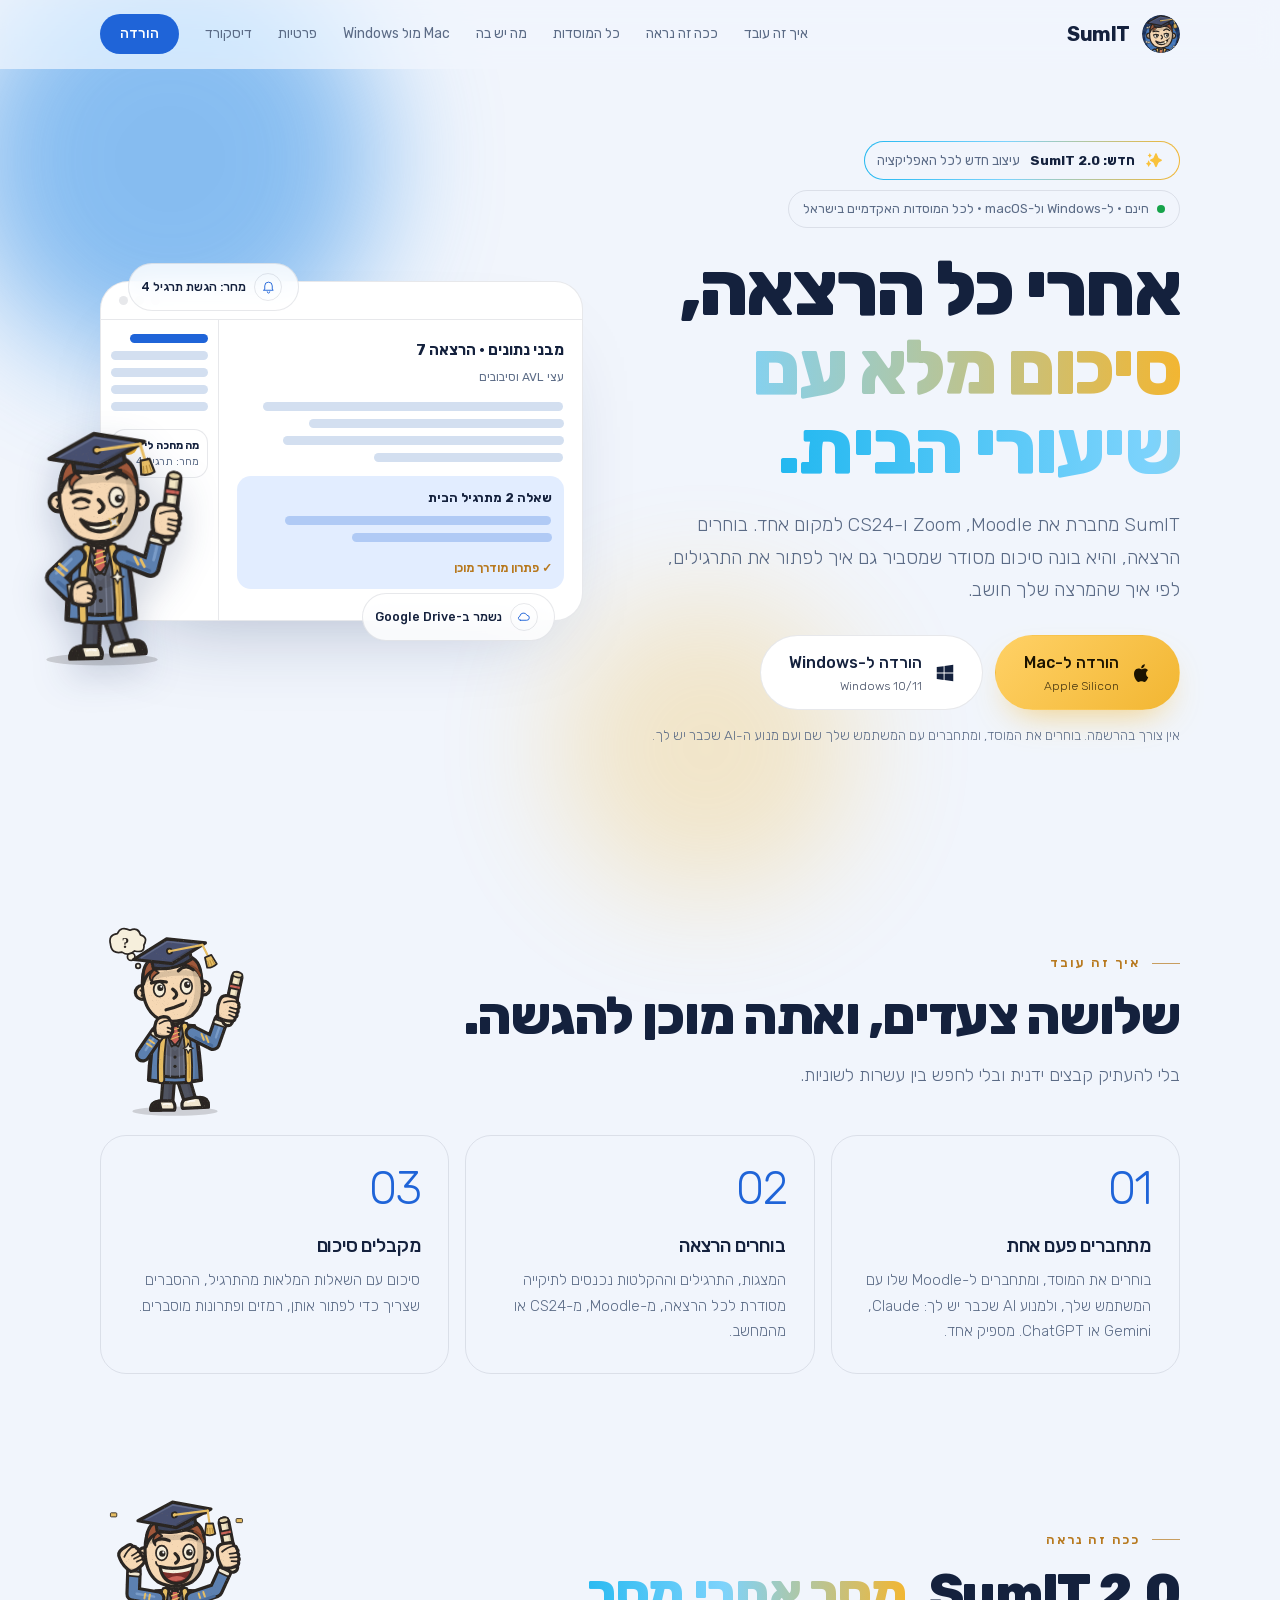
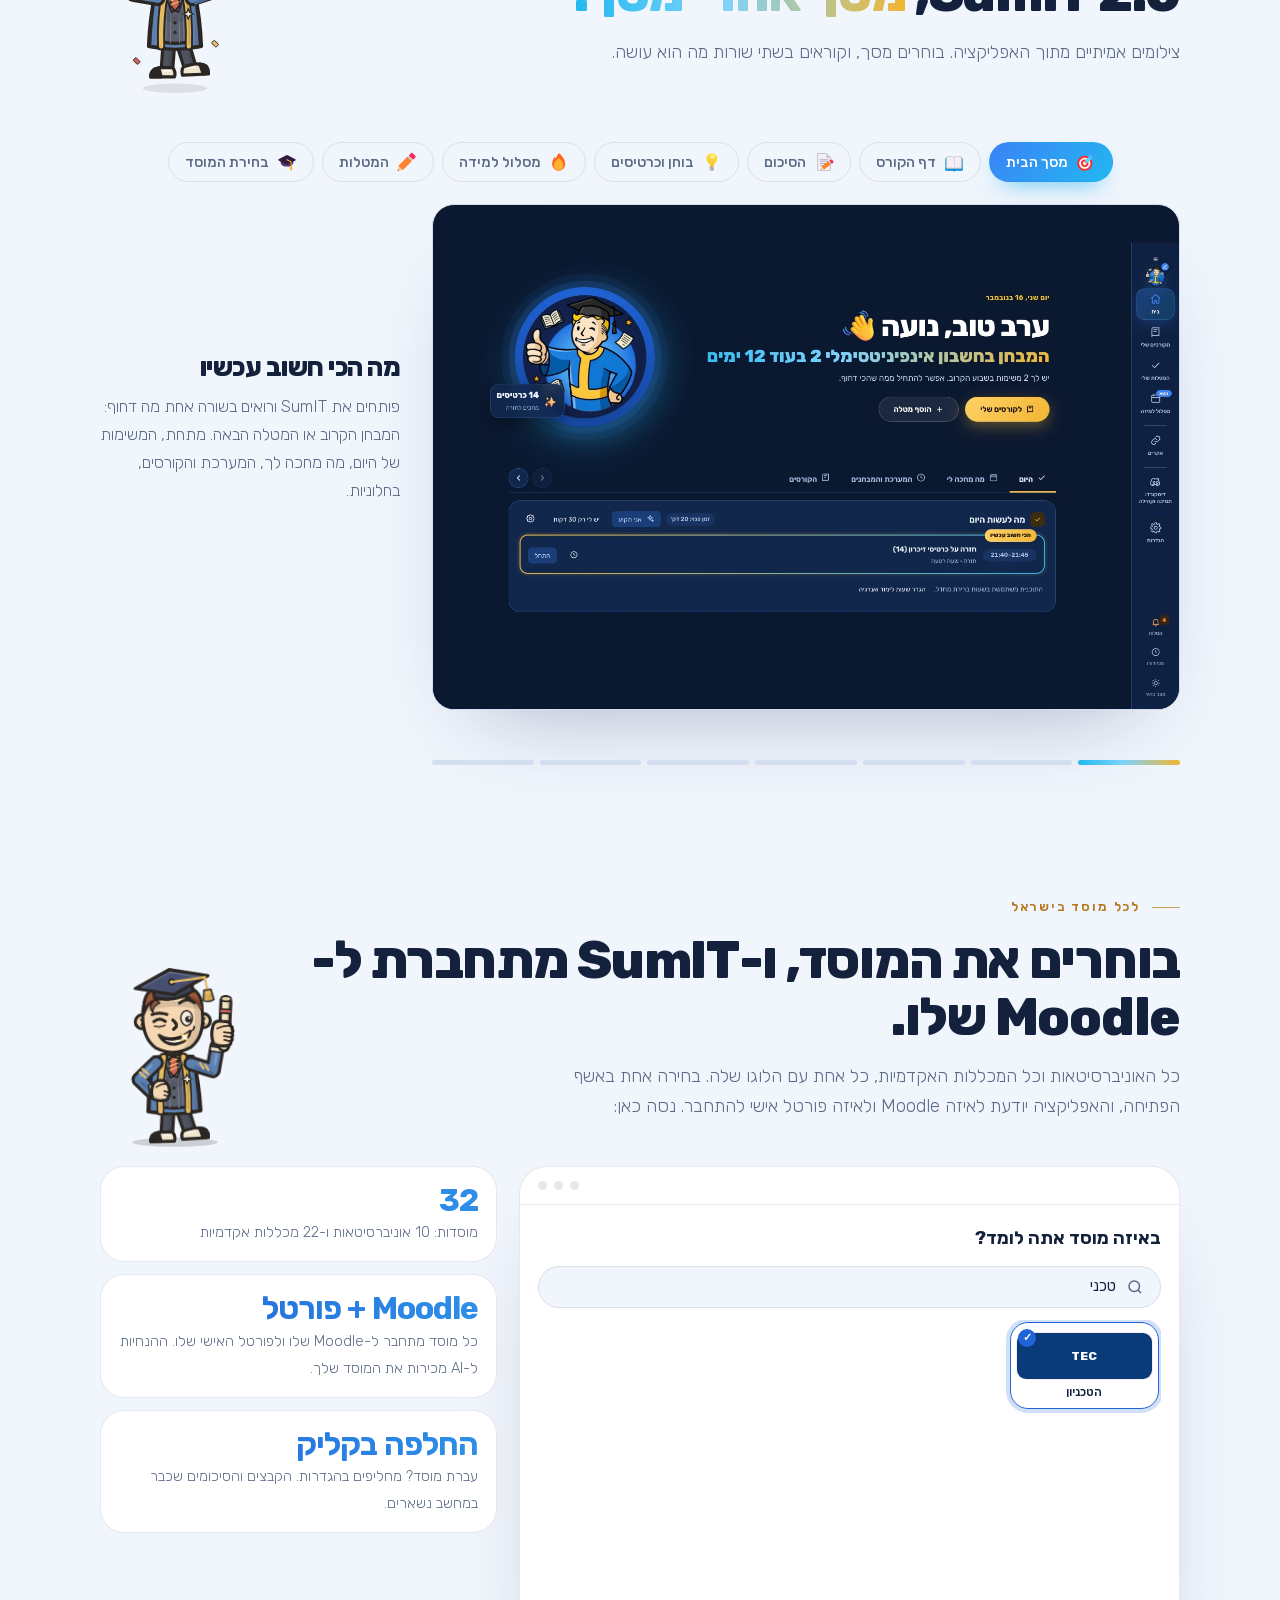
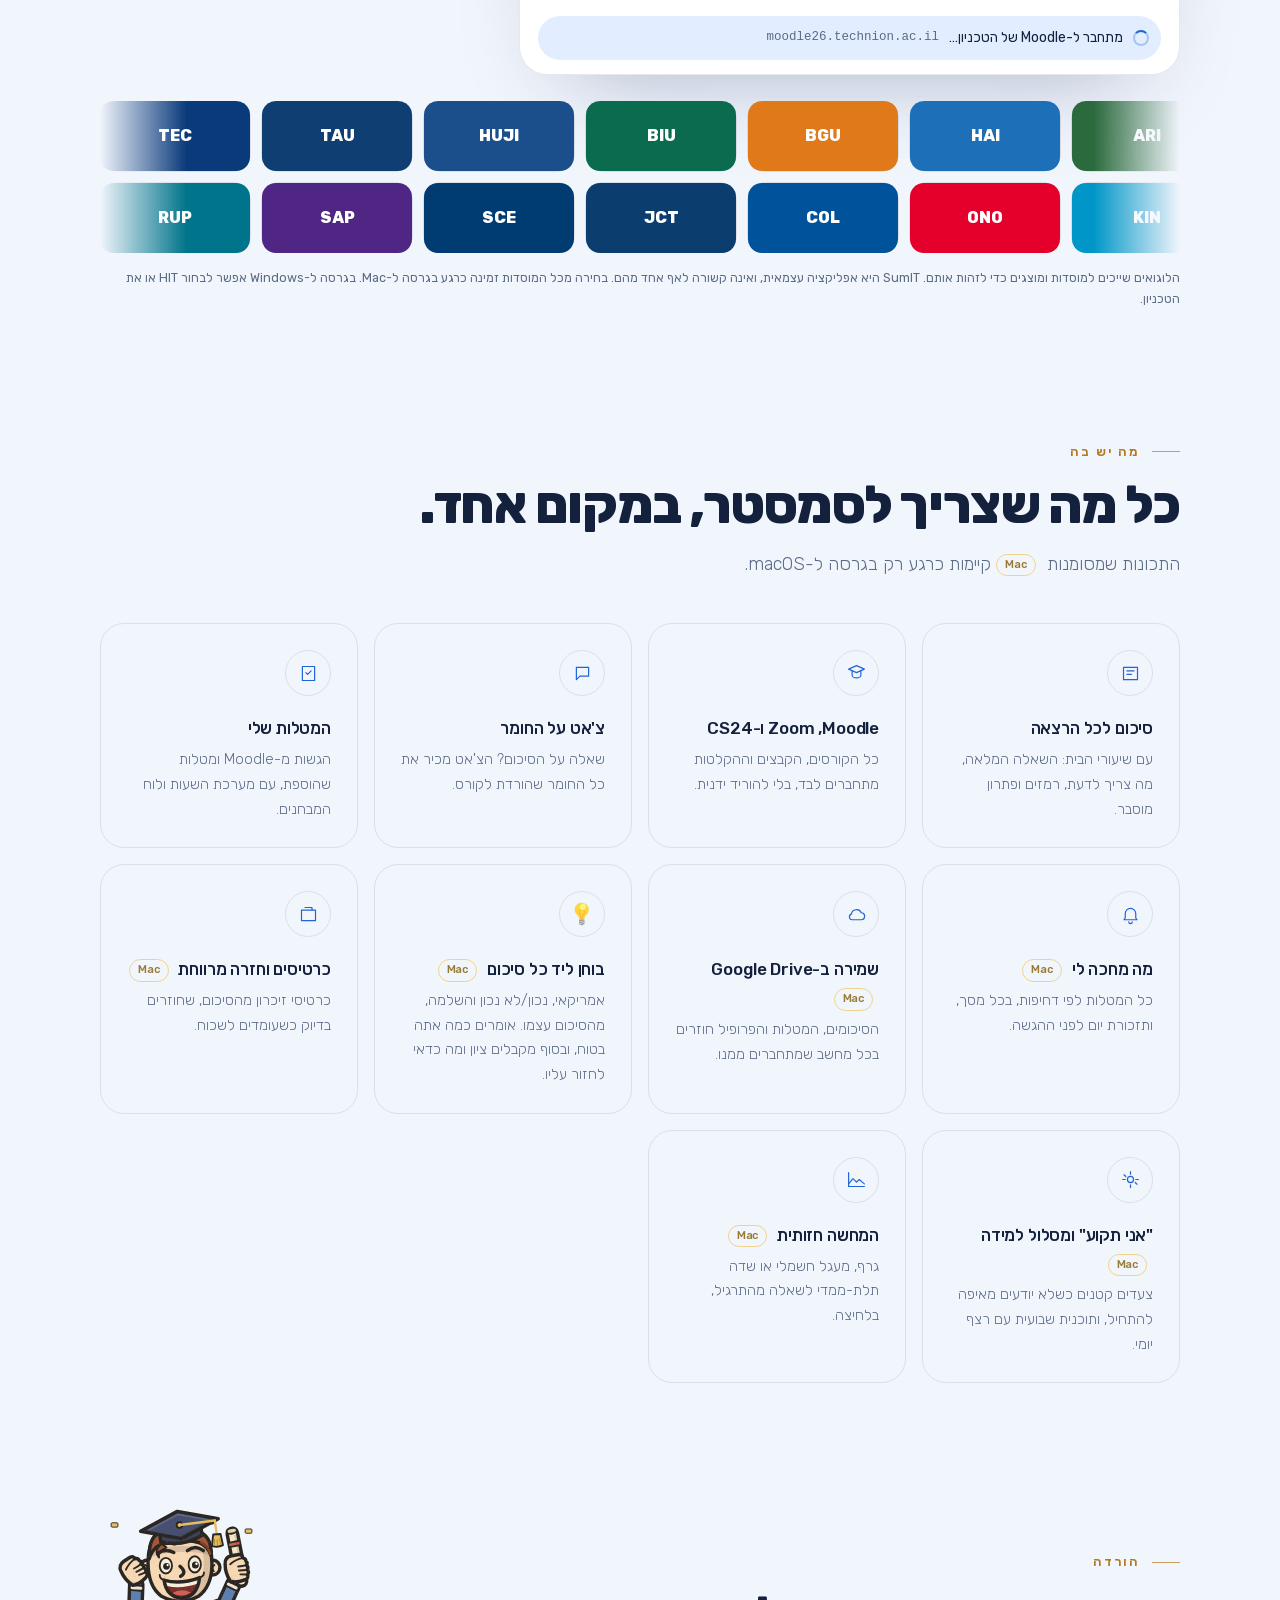
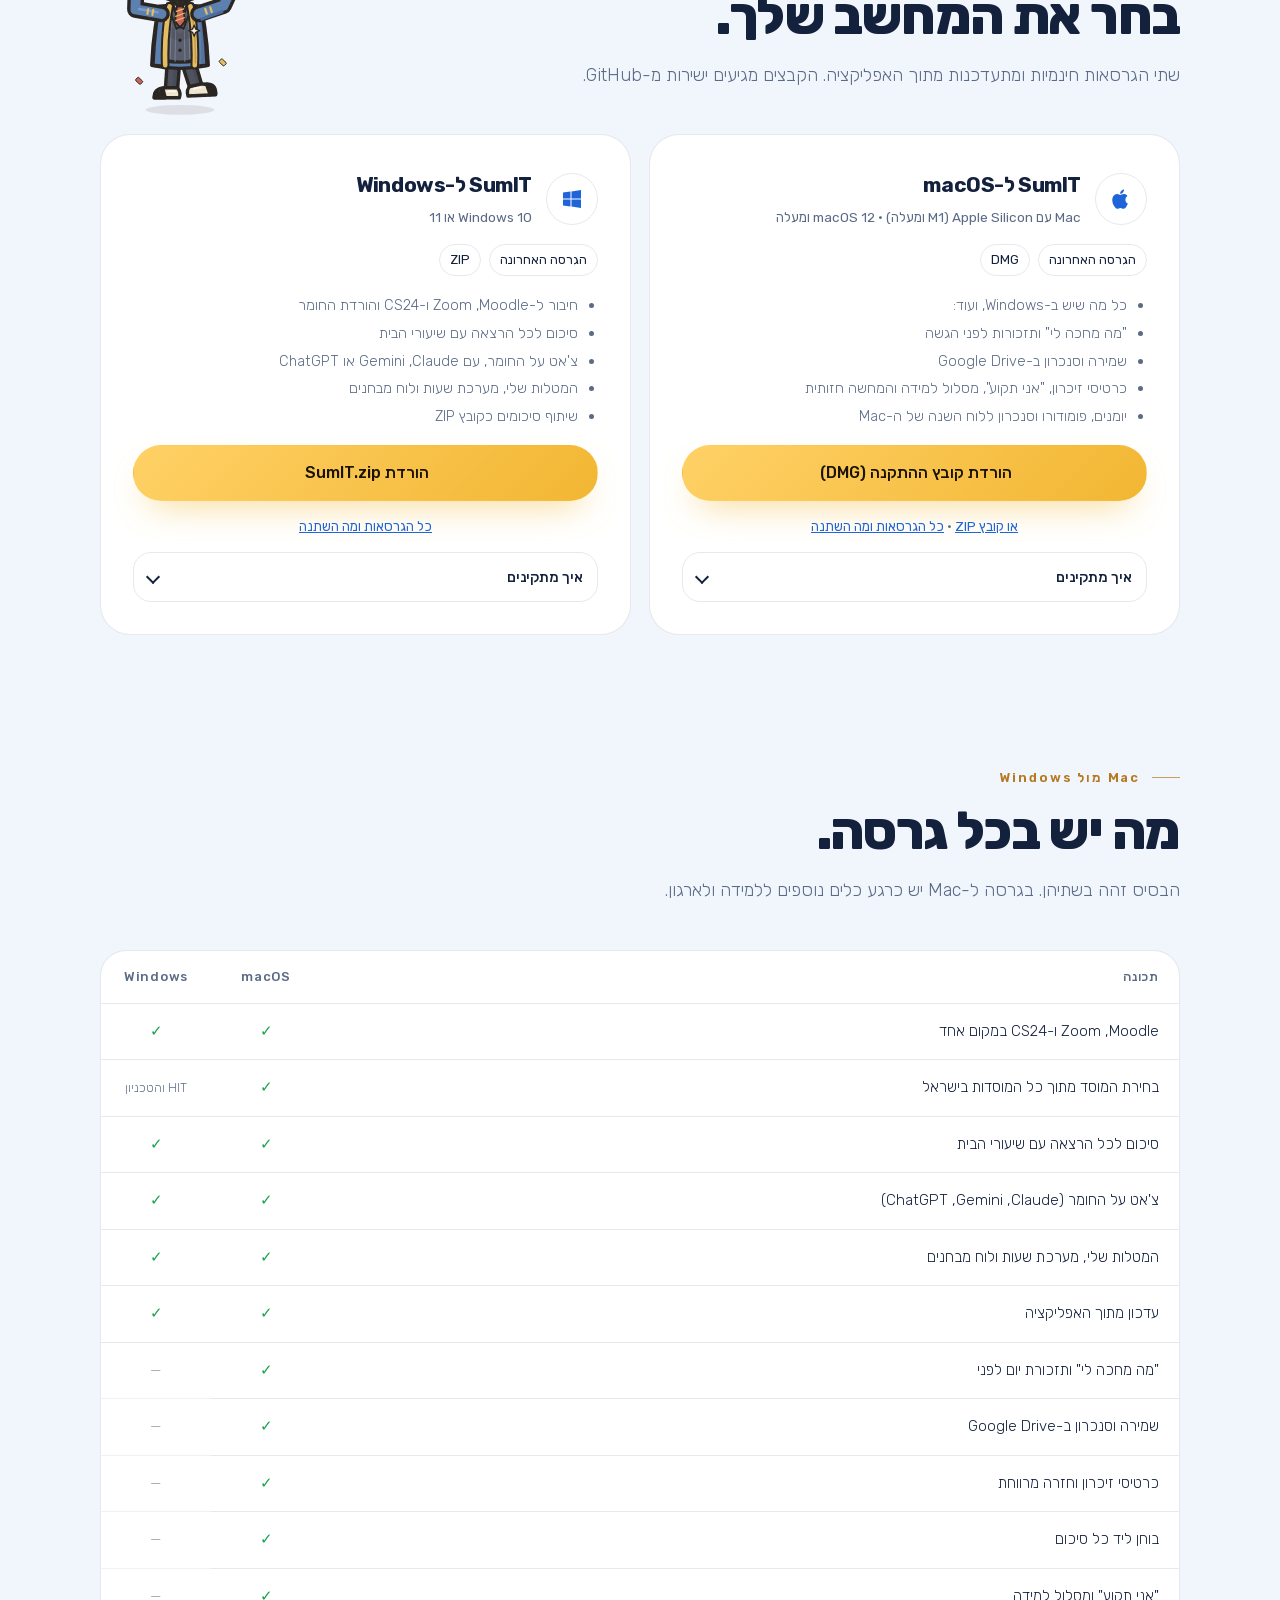
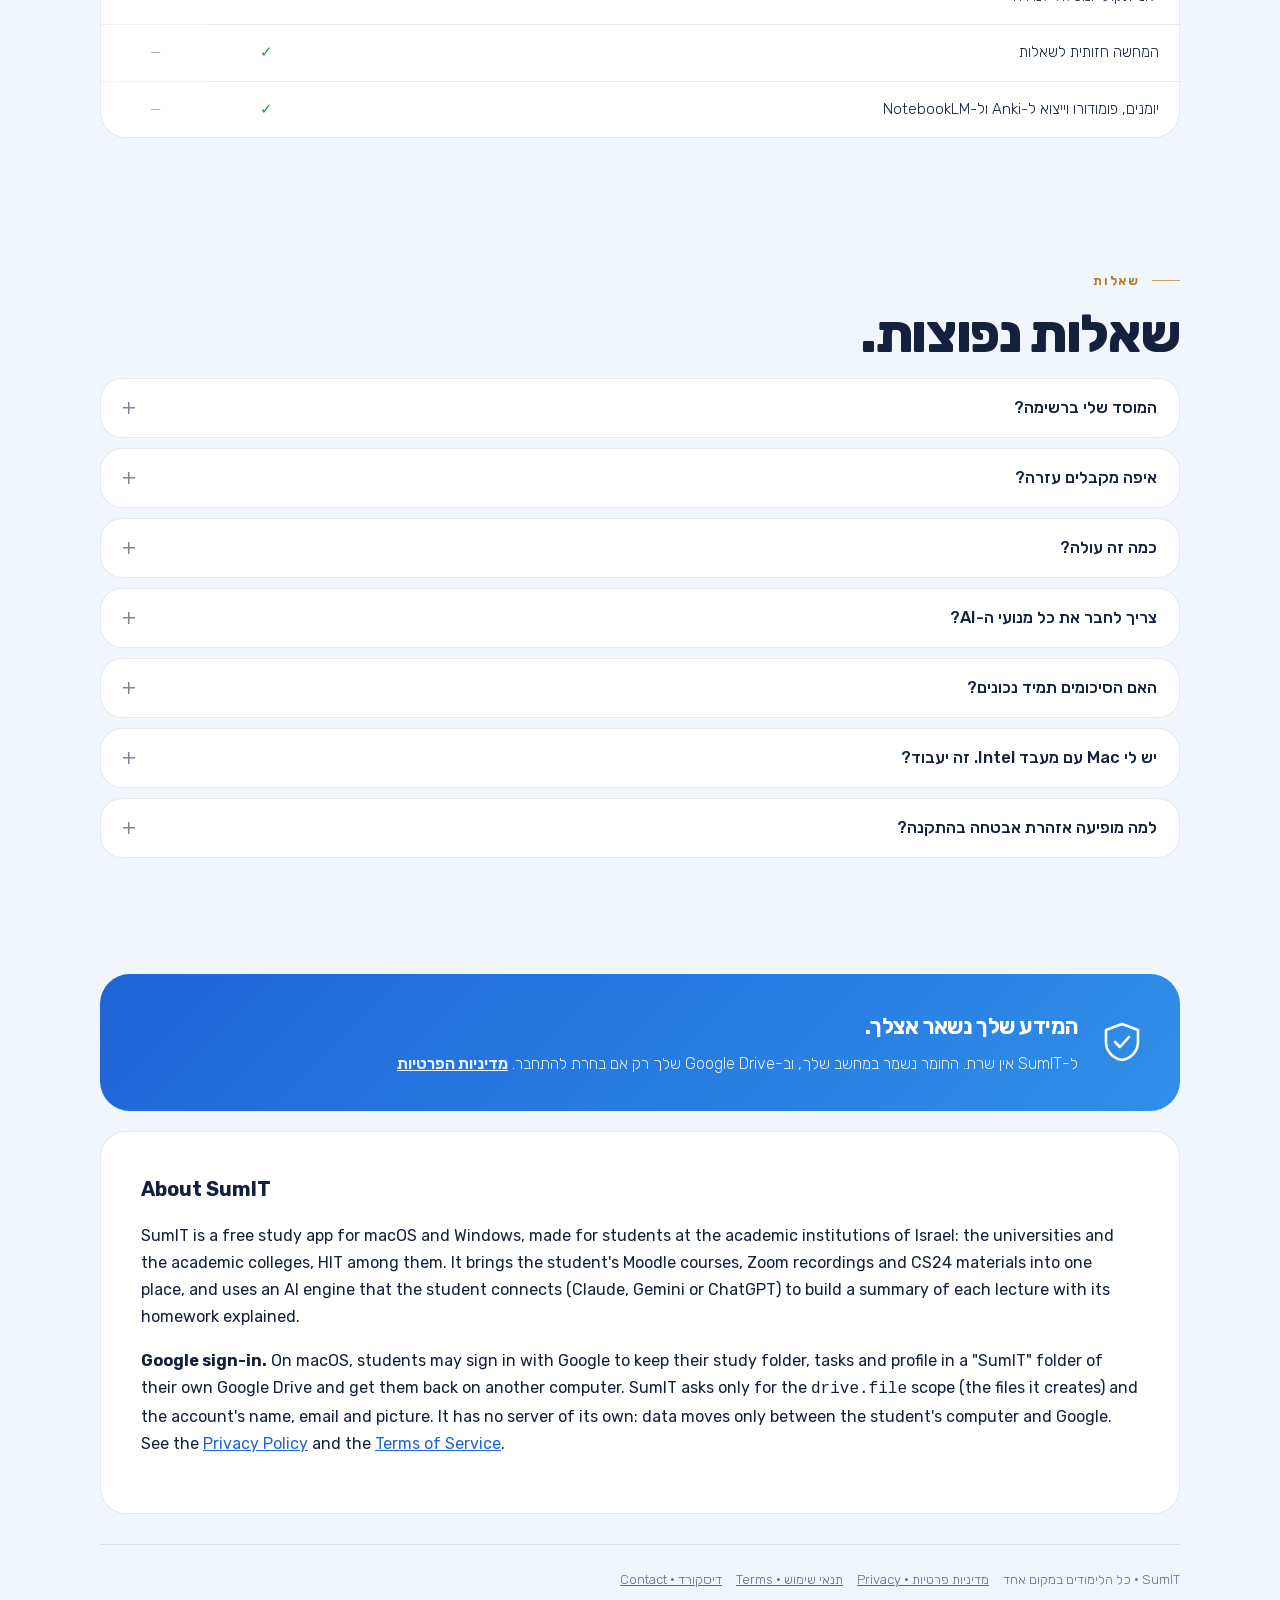
<file: index.html>
<!doctype html>
<html lang="he" dir="rtl">
<head>
<meta charset="utf-8">
<meta name="viewport" content="width=device-width, initial-scale=1">
<meta name="robots" content="noindex, nofollow">
<meta name="google-site-verification" content="34Uqi-BGIYuT6Eo6AaODWrDzTInWrtraLQZCwFf8PG4" />
<title>SumIT · כל הלימודים במקום אחד</title>
<meta name="description" content="SumIT היא אפליקציה לסטודנטים בכל המוסדות האקדמיים בישראל, ל-Windows ול-macOS: מחברת את Moodle, Zoom ו-CS24, ובונה לכל הרצאה סיכום עם שיעורי הבית.">
<link rel="icon" href="sumi/avatar.svg" type="image/svg+xml">
<link rel="apple-touch-icon" href="sumi/icon-256.png">
<link rel="stylesheet" href="site.css">
<noscript><style>.reveal{opacity:1!important;transform:none!important}</style></noscript>
<style>
  /* ---------- home page ---------- */
  :root { --gold: #f4a92b; --gold-soft: #fff4dc; --ok: #16a34a; --shadow: 0 24px 60px -28px rgba(16, 40, 90, .35); }
  @media (prefers-color-scheme: dark) { :root { --gold: #f7bd4f; --gold-soft: #3a2e12; --ok: #22c55e; --shadow: 0 24px 60px -28px rgba(0, 0, 0, .6); } }
  html, body { overflow-x: clip; }
  .wrap.wide { max-width: 1120px; }
  .topbar { position: sticky; top: 0; z-index: 20; backdrop-filter: saturate(1.4) blur(14px); -webkit-backdrop-filter: saturate(1.4) blur(14px);
    background: color-mix(in srgb, var(--bg) 72%, transparent); border-bottom: 1px solid transparent; transition: border-color .3s; }
  .topbar.scrolled { border-bottom-color: var(--line); }
  .topbar header.top { padding: 14px 0; }
  main.wrap.wide { position: relative; }
  .top .cta { padding: 8px 14px; border-radius: 10px; background: var(--accent); color: #fff !important; font-weight: 650; }

  /* hero */
  .hero2 { position: relative; display: grid; grid-template-columns: 1.05fr .95fr; gap: 48px; align-items: center; padding: 56px 0 40px; }
  .blob { position: absolute; z-index: -1; border-radius: 50%; filter: blur(60px); opacity: .55; animation: drift 18s ease-in-out infinite alternate; }
  .blob.a { width: 420px; height: 420px; background: var(--accent-2); top: -120px; left: -140px; }
  .blob.b { width: 300px; height: 300px; background: var(--gold); bottom: -80px; right: 30%; opacity: .25; animation-duration: 22s; }
  @keyframes drift { to { transform: translate(60px, 40px) scale(1.12); } }
  .pill { display: inline-flex; align-items: center; gap: 8px; padding: 6px 12px; border-radius: 99px; background: var(--card); border: 1px solid var(--line); font-size: 13px; color: var(--muted); }
  .pill i { width: 8px; height: 8px; border-radius: 50%; background: var(--ok); box-shadow: 0 0 0 0 var(--ok); animation: ping 2s infinite; }
  @keyframes ping { 70% { box-shadow: 0 0 0 8px transparent; } }
  .hero2 h1 { font-size: clamp(32px, 5.2vw, 54px); line-height: 1.12; margin: 18px 0 16px; letter-spacing: -.01em; }
  .hero2 h1 em { font-style: normal; background: linear-gradient(90deg, var(--accent), var(--accent-2), var(--gold)); -webkit-background-clip: text; background-clip: text; color: transparent;
    background-size: 200% 100%; animation: shine 6s linear infinite; }
  @keyframes shine { to { background-position: -200% 0; } }
  .hero2 .lead { font-size: 18.5px; color: var(--muted); margin: 0 0 28px; max-width: 560px; }
  .dl-btns { display: flex; gap: 12px; flex-wrap: wrap; }
  .dl { display: inline-flex; align-items: center; gap: 12px; padding: 12px 20px 12px 22px; border-radius: 14px; text-decoration: none; font-weight: 650; color: var(--text);
    background: var(--card); border: 1px solid var(--line); box-shadow: 0 6px 18px -10px rgba(16, 40, 90, .3); transition: transform .2s, box-shadow .2s, border-color .2s; }
  .dl:hover { transform: translateY(-2px); box-shadow: 0 14px 30px -14px rgba(16, 40, 90, .45); border-color: var(--accent-2); }
  .dl.primary { background: var(--accent); border-color: var(--accent); color: #fff; }
  .dl svg { width: 22px; height: 22px; flex: none; }
  .dl small { display: block; font-weight: 500; font-size: 12px; opacity: .8; }
  .hero-note { margin-top: 14px; font-size: 13.5px; color: var(--muted); }

  /* the app, drawn */
  .mock { position: relative; border-radius: 20px; background: var(--card); border: 1px solid var(--line); box-shadow: var(--shadow); overflow: hidden; animation: float 7s ease-in-out infinite; }
  @keyframes float { 50% { transform: translateY(-10px); } }
  .mock-bar { display: flex; gap: 6px; padding: 12px 14px; border-bottom: 1px solid var(--line); direction: ltr; }
  .mock-bar i { width: 10px; height: 10px; border-radius: 50%; background: #ff5f57; } .mock-bar i:nth-child(2) { background: #febc2e; } .mock-bar i:nth-child(3) { background: #28c840; }
  .mock-body { display: grid; grid-template-columns: 1fr 118px; min-height: 300px; }
  .mock-side { border-inline-start: 1px solid var(--line); padding: 14px 10px; display: flex; flex-direction: column; gap: 8px; background: color-mix(in srgb, var(--accent-soft) 50%, transparent); }
  .mock-side span { height: 9px; border-radius: 5px; background: var(--line); } .mock-side span.on { background: var(--accent); width: 80%; }
  .mock-side .tk { margin-top: 10px; padding: 8px; border-radius: 10px; background: var(--card); border: 1px solid var(--line); font-size: 10.5px; line-height: 1.35; color: var(--muted); }
  .mock-side .tk b { display: flex; align-items: center; justify-content: space-between; color: var(--text); font-size: 11px; }
  .mock-side .tk b em { font-style: normal; min-width: 17px; height: 17px; border-radius: 9px; background: var(--gold); color: #3a2400; display: grid; place-items: center; font-size: 10px; }
  .mock-main { padding: 18px; }
  .mock-main h4 { margin: 0 0 4px; font-size: 15px; } .mock-main p { margin: 0 0 14px; font-size: 12px; color: var(--muted); }
  .line { height: 9px; border-radius: 5px; background: var(--line); margin: 8px 0; transform-origin: right; animation: grow 1.1s cubic-bezier(.2, .8, .2, 1) both; }
  @keyframes grow { from { transform: scaleX(0); } }
  .q { margin-top: 14px; padding: 11px 12px; border-radius: 12px; background: var(--accent-soft); font-size: 12px; }
  .q b { display: block; font-size: 12.5px; margin-bottom: 4px; }
  .q .ok { display: inline-flex; align-items: center; gap: 6px; margin-top: 8px; color: var(--ok); font-weight: 650; opacity: 0; animation: fade .5s 2.4s forwards; }
  @keyframes fade { to { opacity: 1; } }
  .chip-float { position: absolute; padding: 9px 13px; border-radius: 12px; background: var(--card); border: 1px solid var(--line); box-shadow: var(--shadow); font-size: 12.5px; font-weight: 600; display: flex; align-items: center; gap: 8px; white-space: nowrap; }
  .chip-float.c1 { top: -18px; left: 28px; animation: float 6s 1s ease-in-out infinite; }
  .chip-float.c2 { bottom: -20px; right: 28px; animation: float 8s .4s ease-in-out infinite; }
  .chip-float i { width: 26px; height: 26px; border-radius: 8px; display: grid; place-items: center; background: var(--gold-soft); }
  .mock-wrap { position: relative; }
  /* Sumi, the mascot */
  .sumi-hero { position: absolute; left: -96px; bottom: -46px; width: 196px; z-index: 2; filter: drop-shadow(0 14px 18px rgba(16, 40, 90, .22)); pointer-events: none; }
  .head-row { display: grid; grid-template-columns: 1fr auto; gap: 24px; align-items: end; }
  .head-row .sumi { width: 150px; margin-bottom: 18px; }
  .head-row .sumi.cheer { width: 160px; }

  /* sections */
  section.band { padding: 64px 0 20px; scroll-margin-top: 70px; }
  .eyebrow { color: var(--accent); font-weight: 700; font-size: 13.5px; letter-spacing: .04em; margin: 0 0 8px; }
  h2.big { font-size: clamp(26px, 3.6vw, 36px); line-height: 1.2; margin: 0 0 12px; }
  .sub { color: var(--muted); font-size: 17px; margin: 0 0 30px; max-width: 640px; }
  .steps { display: grid; grid-template-columns: repeat(3, 1fr); gap: 16px; counter-reset: s; }
  .step { position: relative; background: var(--card); border: 1px solid var(--line); border-radius: 20px; padding: 24px 22px; }
  .step::before { counter-increment: s; content: counter(s); position: absolute; top: -14px; right: 22px; width: 30px; height: 30px; border-radius: 10px; display: grid; place-items: center;
    background: linear-gradient(135deg, var(--accent), var(--accent-2)); color: #fff; font-weight: 800; font-size: 15px; box-shadow: 0 8px 18px -8px var(--accent); }
  .step h3 { margin: 6px 0 6px; font-size: 18px; } .step p { margin: 0; color: var(--muted); font-size: 15px; }
  .feats { display: grid; grid-template-columns: repeat(auto-fit, minmax(240px, 1fr)); gap: 14px; }
  .feat { background: var(--card); border: 1px solid var(--line); border-radius: 18px; padding: 20px; transition: transform .25s, border-color .25s; }
  .feat:hover { transform: translateY(-3px); border-color: var(--accent-2); }
  .ico { width: 42px; height: 42px; border-radius: 12px; display: grid; place-items: center; background: var(--accent-soft); color: var(--accent); margin-bottom: 12px; }
  .ico svg { width: 22px; height: 22px; fill: none; stroke: currentColor; stroke-width: 1.9; stroke-linecap: round; stroke-linejoin: round; }
  .feat h3 { margin: 0 0 4px; font-size: 16.5px; } .feat p { margin: 0; color: var(--muted); font-size: 14.5px; }
  .tag { display: inline-block; margin-inline-start: 6px; padding: 1px 8px; border-radius: 99px; font-size: 11px; font-weight: 650; background: var(--gold-soft); color: color-mix(in srgb, var(--gold) 60%, var(--text)); vertical-align: 2px; }

  /* downloads */
  .platforms { display: grid; grid-template-columns: 1fr 1fr; gap: 18px; }
  .plat { position: relative; background: var(--card); border: 1px solid var(--line); border-radius: 24px; padding: 26px; display: flex; flex-direction: column; gap: 14px; transition: border-color .3s, box-shadow .3s; }
  .plat.mine { border-color: var(--accent-2); box-shadow: 0 0 0 4px color-mix(in srgb, var(--accent-2) 18%, transparent); }
  .plat .mine-tag { position: absolute; top: -12px; left: 22px; padding: 3px 10px; border-radius: 99px; background: var(--accent); color: #fff; font-size: 12px; font-weight: 650; display: none; }
  .plat.mine .mine-tag { display: block; }
  .plat-head { display: flex; align-items: center; gap: 14px; }
  .plat-head .os { width: 52px; height: 52px; border-radius: 16px; display: grid; place-items: center; background: var(--accent-soft); color: var(--accent); }
  .plat-head .os svg { width: 28px; height: 28px; }
  .plat-head h3 { margin: 0; font-size: 21px; } .plat-head small { color: var(--muted); font-size: 13.5px; }
  .ver { display: flex; gap: 8px; flex-wrap: wrap; font-size: 13px; }
  .ver span { padding: 4px 10px; border-radius: 99px; background: var(--accent-soft); }
  .plat ul { margin: 0; padding-inline-start: 20px; color: var(--muted); font-size: 14.5px; } .plat li { margin: 3px 0; }
  .plat .dl { justify-content: center; }
  .plat .alt { font-size: 13.5px; text-align: center; color: var(--muted); }
  details.how { border: 1px solid var(--line); border-radius: 14px; padding: 0 14px; background: color-mix(in srgb, var(--accent-soft) 40%, transparent); }
  details.how summary { cursor: pointer; padding: 12px 0; font-weight: 650; font-size: 14.5px; list-style: none; display: flex; align-items: center; gap: 8px; }
  details.how summary::-webkit-details-marker { display: none; }
  details.how summary::after { content: ""; margin-inline-start: auto; width: 8px; height: 8px; border-left: 2px solid currentColor; border-bottom: 2px solid currentColor; transform: rotate(-45deg); transition: transform .25s; }
  details.how[open] summary::after { transform: rotate(135deg); }
  details.how ol { margin: 0 0 14px; padding-inline-start: 22px; font-size: 14.5px; } details.how li { margin: 5px 0; }

  /* comparison */
  .cmp { width: 100%; border-collapse: separate; border-spacing: 0; background: var(--card); border: 1px solid var(--line); border-radius: 20px; overflow: hidden; font-size: 15px; }
  .cmp th, .cmp td { padding: 12px 16px; text-align: start; border-bottom: 1px solid var(--line); }
  .cmp tr:last-child td { border-bottom: none; }
  .cmp th { background: var(--accent-soft); font-size: 14px; }
  .cmp td:not(:first-child), .cmp th:not(:first-child) { text-align: center; width: 110px; }
  .yes { color: var(--ok); font-weight: 800; } .no { color: var(--muted); opacity: .6; }
  .cmp tbody tr { transition: background .2s; } .cmp tbody tr:hover { background: color-mix(in srgb, var(--accent-soft) 45%, transparent); }

  /* every institution: the picker demo and the wall of logos */
  .inst-demo { display: grid; grid-template-columns: 1.25fr .75fr; gap: 22px; align-items: stretch; }
  .idw { border-radius: 20px; background: var(--card); border: 1px solid var(--line); box-shadow: var(--shadow); overflow: hidden; }
  .idw-body { padding: 18px 18px 14px; }
  .idw-body h4 { margin: 0 0 12px; font-size: 18px; }
  .idw-search { display: flex; align-items: center; gap: 8px; padding: 0 12px; height: 42px; border-radius: 12px; border: 1.5px solid var(--line); background: var(--bg); transition: border-color .2s, box-shadow .2s; }
  .idw-search:focus-within { border-color: var(--accent-2); box-shadow: 0 0 0 4px color-mix(in srgb, var(--accent-2) 18%, transparent); }
  .idw-search svg { width: 18px; height: 18px; fill: none; stroke: var(--muted); stroke-width: 2; flex: none; }
  .idw-search input { flex: 1; border: 0; outline: 0; background: transparent; color: var(--text); font: inherit; font-size: 15px; min-width: 0; }
  .idw-grid { display: grid; grid-template-columns: repeat(auto-fill, minmax(118px, 1fr)); gap: 8px; margin-top: 12px; height: 284px; overflow-y: auto; align-content: start; padding: 2px; }
  .ic { position: relative; display: flex; flex-direction: column; align-items: center; gap: 6px; padding: 10px 6px 9px; border-radius: 13px; border: 1.5px solid var(--line); background: var(--card);
    cursor: pointer; font: inherit; color: var(--text); transition: border-color .2s, transform .2s, box-shadow .2s; animation: pop .35s cubic-bezier(.2, .8, .2, 1) both; }
  @keyframes pop { from { opacity: 0; transform: scale(.94); } }
  .ic:hover { border-color: var(--accent-2); transform: translateY(-2px); }
  .ic.on { border-color: var(--accent); box-shadow: 0 0 0 4px color-mix(in srgb, var(--accent) 20%, transparent); }
  .ic.on::after { content: "✓"; position: absolute; top: 6px; left: 7px; width: 18px; height: 18px; border-radius: 50%; background: var(--accent); color: #fff; font-size: 11px; font-weight: 800; display: grid; place-items: center; }
  .ic .lg { width: 100%; height: 46px; border-radius: 9px; background: #fff; display: grid; place-items: center; box-shadow: 0 0 0 1px rgba(0, 0, 0, .06); }
  .ic .lg img { max-width: 86%; max-height: 36px; width: auto; height: auto; object-fit: contain; display: block; }
  .ic .lg .bd { width: 100%; height: 100%; border-radius: 9px; display: grid; place-items: center; color: #fff; font-weight: 800; font-size: 12px; }
  .ic .nm { font-size: 11.5px; font-weight: 600; line-height: 1.25; text-align: center; }
  .idw-status { margin-top: 12px; min-height: 44px; display: flex; align-items: center; gap: 10px; padding: 10px 12px; border-radius: 12px; background: var(--accent-soft); font-size: 14px; opacity: 0; transition: opacity .3s; }
  .idw-status.show { opacity: 1; }
  .idw-status .sp { width: 16px; height: 16px; border-radius: 50%; border: 2.5px solid color-mix(in srgb, var(--accent) 30%, transparent); border-top-color: var(--accent); animation: spin .8s linear infinite; flex: none; }
  @keyframes spin { to { transform: rotate(360deg); } }
  .idw-status .ok { color: var(--ok); font-weight: 800; }
  .idw-status code { direction: ltr; unicode-bidi: isolate; font-size: 12.5px; color: var(--muted); }
  .inst-facts { display: flex; flex-direction: column; gap: 12px; }
  .fact { background: var(--card); border: 1px solid var(--line); border-radius: 18px; padding: 16px 18px; }
  .fact b { display: block; font-size: 28px; line-height: 1.1; background: linear-gradient(90deg, var(--accent), var(--accent-2)); -webkit-background-clip: text; background-clip: text; color: transparent; }
  .fact span { color: var(--muted); font-size: 14.5px; }
  .logo-wall { direction: ltr; margin-top: 26px; display: flex; flex-direction: column; gap: 12px; overflow: hidden; -webkit-mask-image: linear-gradient(90deg, transparent, #000 8%, #000 92%, transparent); mask-image: linear-gradient(90deg, transparent, #000 8%, #000 92%, transparent); }
  .lw-row { display: flex; width: max-content; gap: 12px; direction: ltr; animation: marquee 60s linear infinite; }
  .lw-row.r2 { animation-direction: reverse; animation-duration: 70s; }
  .logo-wall:hover .lw-row { animation-play-state: paused; }
  @keyframes marquee { to { transform: translateX(-50%); } }
  .lw { width: 150px; height: 70px; flex: none; border-radius: 14px; background: #fff; display: grid; place-items: center; box-shadow: 0 0 0 1px rgba(0, 0, 0, .06), 0 6px 16px -10px rgba(16, 40, 90, .35); }
  .lw img { max-width: 80%; max-height: 50px; width: auto; height: auto; object-fit: contain; display: block; }
  .lw .bd { font-weight: 800; color: #fff; width: 100%; height: 100%; border-radius: 14px; display: grid; place-items: center; }
  .fine { color: var(--muted); font-size: 12.5px; margin: 14px 0 0; }
  .part { color: var(--muted); font-size: 12.5px; }

  /* faq + privacy */
  .faq { display: grid; gap: 10px; }
  .faq details { background: var(--card); border: 1px solid var(--line); border-radius: 16px; padding: 0 18px; }
  .faq summary { cursor: pointer; padding: 15px 0; font-weight: 650; list-style: none; }
  .faq summary::-webkit-details-marker { display: none; }
  .faq p { margin: 0 0 16px; color: var(--muted); }
  .privacy-band { display: flex; gap: 20px; align-items: center; background: linear-gradient(135deg, var(--accent), var(--accent-2)); color: #fff; border-radius: 24px; padding: 28px; margin: 64px 0 20px; }
  .privacy-band svg { width: 48px; height: 48px; flex: none; fill: none; stroke: #fff; stroke-width: 1.7; stroke-linecap: round; stroke-linejoin: round; }
  .privacy-band h3 { margin: 0 0 4px; font-size: 20px; } .privacy-band p { margin: 0; opacity: .9; }
  .privacy-band a { color: #fff; font-weight: 650; }

  /* scroll reveal */
  .reveal { opacity: 0; transform: translateY(18px); transition: opacity .7s cubic-bezier(.2, .8, .2, 1), transform .7s cubic-bezier(.2, .8, .2, 1); }
  .reveal.in { opacity: 1; transform: none; }
  @media (prefers-reduced-motion: reduce) { .lw-row { flex-wrap: wrap; width: auto; } *, *::before, *::after { animation: none !important; transition: none !important; } .reveal { opacity: 1; transform: none; } .q .ok { opacity: 1; } }

  @media (max-width: 900px) {
    .hero2 { grid-template-columns: 1fr; gap: 36px; padding-top: 32px; }
    .steps, .platforms, .inst-demo { grid-template-columns: 1fr; }
    .inst-facts { flex-direction: row; flex-wrap: wrap; } .fact { flex: 1 1 140px; }
    .steps { gap: 24px; }
    .sumi-hero { left: -14px; bottom: -40px; width: 150px; }
    .head-row .sumi { width: 116px; }
    .top nav a:not(.cta) { display: none; }
  }
  @media (max-width: 520px) {
    .mock-body { grid-template-columns: 1fr; } .mock-side { display: none; }
    .cmp th, .cmp td { padding: 10px; } .cmp td:not(:first-child), .cmp th:not(:first-child) { width: 64px; }
    .dl { width: 100%; justify-content: center; }
    .privacy-band { flex-direction: column; text-align: center; }
    .sumi-hero { width: 104px; left: -4px; bottom: -96px; }
    .mock-wrap { margin-bottom: 70px; }
    .chip-float.c2 { right: 12px; }
    .head-row { grid-template-columns: 1fr; } .head-row .sumi { display: none; }
  }

  /* ---------- refined layer: a premium Hebrew type (Heebo) and quiet, minimal windows and icons; the colors stay the app's ---------- */
  :root { --hair: color-mix(in srgb, var(--text) 10%, transparent); --soft-shadow: 0 40px 90px -50px rgba(16, 40, 90, .38); }
  @media (prefers-color-scheme: dark) { :root { --hair: color-mix(in srgb, var(--text) 11%, transparent); --soft-shadow: 0 40px 90px -50px rgba(0, 0, 0, .75); } }
  body { -webkit-font-smoothing: antialiased; -moz-osx-font-smoothing: grayscale; }
  .topbar.scrolled { border-bottom-color: var(--hair); }
  .top b { font-weight: 700; letter-spacing: -.02em; font-size: 20px; }
  .top nav { gap: 26px; align-items: center; }
  .top nav a { font-weight: 400; transition: color .2s; }
  .top .cta { border-radius: 99px; padding: 8px 20px; font-weight: 500; }
  .mark-img { box-shadow: none; }

  /* hero */
  .pill { background: transparent; border-color: var(--hair); font-weight: 400; padding: 7px 14px; }
  .hero2 { gap: 64px; padding: 72px 0 56px; }
  .hero2 h1 { font-size: clamp(40px, 6.2vw, 76px); line-height: 1.04; font-weight: 700; letter-spacing: -.035em; margin: 22px 0 22px; }
  .hero2 .lead { font-weight: 300; font-size: clamp(18px, 1.5vw, 20.5px); line-height: 1.7; }
  .dl { border-radius: 99px; border: 1px solid var(--hair); box-shadow: none; font-weight: 500; padding: 13px 26px 13px 28px; }
  .dl:hover { box-shadow: 0 16px 34px -20px rgba(16, 40, 90, .5); border-color: color-mix(in srgb, var(--accent) 50%, transparent); }
  .dl.primary { box-shadow: 0 16px 36px -18px var(--accent); }
  .dl small { font-weight: 300; }
  .hero-note { font-weight: 300; }

  /* the windows: a hairline, a large radius, a soft long shadow, quiet dots */
  .mock, .idw { border: 1px solid var(--hair); border-radius: 28px; box-shadow: var(--soft-shadow); }
  .mock-bar { border-bottom-color: var(--hair); padding: 14px 18px; gap: 7px; }
  .mock-bar i, .mock-bar i:nth-child(2), .mock-bar i:nth-child(3) { width: 9px; height: 9px; background: var(--hair); }
  .mock-side { border-inline-start-color: var(--hair); background: transparent; }
  .mock-side .tk, .q { border-radius: 14px; }
  .mock-side .tk { border-color: var(--hair); }
  .chip-float { border: 1px solid var(--hair); border-radius: 99px; padding: 9px 16px 9px 12px; font-weight: 500; background: color-mix(in srgb, var(--card) 82%, transparent);
    backdrop-filter: blur(14px); -webkit-backdrop-filter: blur(14px); box-shadow: var(--soft-shadow); }
  .chip-float i { width: 28px; height: 28px; border-radius: 50%; background: transparent; border: 1px solid var(--hair); color: var(--accent); }
  .chip-float i svg { width: 15px; height: 15px; fill: none; stroke: currentColor; stroke-width: 1.5; stroke-linecap: round; stroke-linejoin: round; }

  /* sections */
  section.band { padding: 104px 0 20px; }
  .eyebrow { display: inline-flex; align-items: center; gap: 12px; font-weight: 500; font-size: 13px; letter-spacing: .14em; margin-bottom: 14px; }
  .eyebrow::before { content: ""; width: 28px; height: 1px; background: currentColor; opacity: .7; }
  h2.big { font-size: clamp(30px, 4.4vw, 52px); line-height: 1.08; font-weight: 700; letter-spacing: -.03em; margin-bottom: 16px; }
  .sub { font-weight: 300; font-size: 18px; line-height: 1.7; margin-bottom: 44px; }

  .step, .feat, .plat, .fact, .faq details, .cmp, .doc, .ic, details.how { border: 1px solid var(--hair); }
  .step { border-radius: 26px; padding: 30px 28px 28px; background: transparent; }
  .step::before { position: static; display: block; width: auto; height: auto; margin-bottom: 18px; background: none; box-shadow: none; border-radius: 0;
    content: "0" counter(s); font-size: 46px; font-weight: 200; line-height: 1; letter-spacing: -.04em; color: var(--accent); }
  .step h3 { font-weight: 600; font-size: 19px; letter-spacing: -.01em; } .step p { font-weight: 300; }

  .feats { gap: 16px; }
  .feat { border-radius: 24px; padding: 26px; background: transparent; transition: border-color .3s, background .3s; }
  .feat:hover { transform: none; border-color: color-mix(in srgb, var(--accent) 45%, transparent); background: var(--card); }
  .ico { width: 46px; height: 46px; border-radius: 50%; background: transparent; border: 1px solid var(--hair); margin-bottom: 18px; }
  .ico svg { width: 21px; height: 21px; stroke-width: 1.35; }
  .feat h3 { font-weight: 600; font-size: 17px; letter-spacing: -.01em; } .feat p { font-weight: 300; }
  .tag { font-weight: 500; background: transparent; border: 1px solid color-mix(in srgb, var(--gold) 55%, transparent); }

  .plat { border-radius: 30px; padding: 32px; }
  .plat.mine { box-shadow: 0 0 0 4px color-mix(in srgb, var(--accent-2) 12%, transparent), var(--soft-shadow); }
  .plat .mine-tag { font-weight: 500; }
  .plat-head .os { border-radius: 50%; background: transparent; border: 1px solid var(--hair); }
  .plat-head .os svg { width: 24px; height: 24px; }
  .plat-head h3 { font-weight: 700; letter-spacing: -.02em; }
  .ver span { background: transparent; border: 1px solid var(--hair); font-weight: 400; }
  .ver span:empty { display: none; }
  .plat ul { font-weight: 300; }
  details.how { border-radius: 18px; background: transparent; }
  details.how summary { font-weight: 500; }
  .cmd { direction: ltr; display: block; margin: 6px 0; padding: 9px 14px; border-radius: 12px; border: 1px solid var(--hair); background: var(--bg); font: 13px ui-monospace, SFMono-Regular, Menlo, monospace; }

  .cmp { border-radius: 26px; }
  .cmp th { background: transparent; font-weight: 500; color: var(--muted); font-size: 13px; letter-spacing: .06em; }
  .cmp th, .cmp td { border-bottom-color: var(--hair); padding: 15px 20px; }
  .cmp td { font-weight: 300; }
  .yes { font-weight: 400; }

  .idw-search { border-radius: 99px; border-width: 1px; border-color: var(--hair); padding: 0 16px; }
  .ic { border-width: 1px; border-radius: 18px; }
  .idw-status { border-radius: 99px; }
  .fact { border-radius: 24px; }
  .fact b { font-weight: 700; letter-spacing: -.03em; font-size: 32px; }
  .fact span { font-weight: 300; }
  .lw { border-radius: 18px; box-shadow: 0 0 0 1px var(--hair); }

  .faq details { border-radius: 22px; padding: 0 22px; }
  .faq summary { font-weight: 500; font-size: 16.5px; display: flex; align-items: center; gap: 12px; }
  .faq summary::after { content: ""; margin-inline-start: auto; width: 12px; height: 12px; flex: none;
    background: linear-gradient(currentColor, currentColor) center / 12px 1.5px no-repeat, linear-gradient(currentColor, currentColor) center / 1.5px 12px no-repeat; opacity: .55; transition: transform .3s; }
  .faq details[open] summary::after { transform: rotate(45deg); }
  .faq p { font-weight: 300; }

  .privacy-band { border-radius: 30px; padding: 34px; margin-top: 96px; }
  .privacy-band svg { stroke-width: 1.3; }
  .privacy-band h3 { font-weight: 700; letter-spacing: -.02em; font-size: 22px; } .privacy-band p { font-weight: 300; }
  .doc { border-radius: 26px; }
  footer { border-top: 1px solid var(--hair); margin-top: 28px; padding-top: 24px; font-weight: 300; }
  /* Rubik for the headings and the big numbers: a little heavier and tighter than Heebo needs */
  .hero2 h1 { font-weight: 600; letter-spacing: -.03em; }
  h2.big { font-weight: 600; letter-spacing: -.025em; }
  .step::before, .fact b, .plat-head h3, .privacy-band h3 { font-family: "Rubik", "Heebo", sans-serif; }
  .step::before { font-weight: 300; }
  .step h3, .feat h3 { font-weight: 500; }
</style>
<style id="sumit-2">
  /* ===== SumIT 2.0 ===== The look of the app: navy with gold and cyan, Rubik, one line in a gradient, round buttons with
     gold for the main one, Fluent emojis, and the screens tour. */
  :root { --gold: #f2b632; --cyan: #22b8f0; --grad: linear-gradient(90deg, #22b8f0, #7dd3fc 45%, #f2b632); }
  @media (prefers-color-scheme: dark) { :root { --bg: #0a1830; --card: #11274c; --line: rgba(120, 160, 230, .2); --accent: #3b82f6; --accent-2: #22b8f0; } }
  body { font-family: "Rubik", "Heebo", -apple-system, BlinkMacSystemFont, "SF Hebrew", Arial, sans-serif; }
  .hero2 h1 { font-weight: 800; letter-spacing: -.035em; }
  .hero2 h1 em, h2.big em.grad { font-style: normal; background: var(--grad); -webkit-background-clip: text; background-clip: text; color: transparent; }
  h2.big { font-weight: 800; }
  .eyebrow { color: var(--gold); font-weight: 600; }
  @media (prefers-color-scheme: light) { .eyebrow { color: #b7791f; } }
  .dl.primary { background: linear-gradient(135deg, #ffd166, #f2b632); border-color: transparent; color: #1b1300; box-shadow: 0 16px 36px -16px rgba(242, 182, 50, .7); }
  .dl.primary:hover { border-color: transparent; filter: brightness(1.05); }
  .new-pill { display: inline-flex; align-items: center; gap: 10px; padding: 7px 16px 7px 12px; margin-bottom: 10px; border-radius: 99px; text-decoration: none; color: var(--text);
    background: linear-gradient(var(--bg), var(--bg)) padding-box, var(--grad) border-box; border: 1.5px solid transparent; font-size: 13.5px; }
  .new-pill b { font-weight: 700; } .new-pill span { color: var(--muted); }
  .new-pill:hover { box-shadow: 0 10px 26px -14px var(--cyan); }
  .hero2 > div:first-of-type { display: flex; flex-direction: column; align-items: flex-start; }
  .hero2 > div:first-of-type > .pill { align-self: flex-start; }
  .feat .ico img { width: 26px; height: 26px; }
  .mock .q .ok { color: #b7791f; } @media (prefers-color-scheme: dark) { .mock .q .ok { color: var(--gold); } }

  /* the screens tour */
  .tour { margin-top: 30px; }
  .tour-tabs { display: flex; flex-wrap: wrap; gap: 8px; justify-content: center; margin-bottom: 22px; }
  .tour-tabs button { display: inline-flex; align-items: center; gap: 8px; padding: 9px 16px; border-radius: 99px; border: 1px solid var(--hair, var(--line)); background: transparent;
    color: var(--muted); font: 500 14.5px "Rubik", sans-serif; cursor: pointer; transition: background .25s, color .25s, border-color .25s, transform .2s; }
  .tour-tabs button img { width: 20px; height: 20px; }
  .tour-tabs button:hover { color: var(--text); transform: translateY(-1px); }
  .tour-tabs button[aria-selected="true"] { color: #fff; border-color: transparent; background: linear-gradient(135deg, #3b82f6, #22b8f0); box-shadow: 0 10px 24px -12px #22b8f0; }
  .tour-stage { display: grid; grid-template-columns: minmax(0, 1fr) 300px; gap: 32px; align-items: center; }
  .tour-window { border-radius: 22px; overflow: hidden; background: #0a1830; border: 1px solid var(--line); box-shadow: var(--soft-shadow, var(--shadow)); }
  .tour-shots { position: relative; aspect-ratio: 16 / 10; overflow: hidden; }
  .tour-shots figure { position: absolute; inset: 0; margin: 0; opacity: 0; transform: translateX(var(--from, -40px)) scale(.985); transition: opacity .55s ease, transform .6s cubic-bezier(.2, .8, .2, 1); pointer-events: none; }
  .tour-shots figure.on { opacity: 1; transform: none; pointer-events: auto; }
  .tour-shots figure > img { width: 100%; height: 100%; object-fit: cover; object-position: top center; display: block; }
  .tour-shots figure.pair { display: flex; justify-content: center; gap: 22px; padding: 18px; background: radial-gradient(60% 70% at 50% 40%, rgba(34, 184, 240, .18), transparent), #0a1830; }
  .tour-shots figure.pair img { height: 100%; width: auto; border-radius: 16px; box-shadow: 0 20px 40px -18px rgba(0, 0, 0, .7); }
  .tour-caption { position: relative; min-height: 210px; }
  .tour-caption > div { position: absolute; inset: 0; opacity: 0; transform: translateY(10px); transition: opacity .45s ease, transform .5s cubic-bezier(.2, .8, .2, 1); }
  .tour-caption > div.on { position: relative; opacity: 1; transform: none; }
  .tour-caption h3 { font-size: 26px; font-weight: 800; letter-spacing: -.02em; margin: 0 0 10px; line-height: 1.2; }
  .tour-caption p { color: var(--muted); font-size: 16.5px; line-height: 1.7; margin: 0; font-weight: 300; }
  .tour-dots { display: flex; gap: 6px; margin-top: 18px; }
  .tour-dots i { height: 5px; flex: 1; border-radius: 99px; background: var(--line); overflow: hidden; }
  .tour-dots i.on::after { content: ""; display: block; height: 100%; background: var(--grad); animation: tourFill var(--tour-ms, 6s) linear both; }
  .tour.paused .tour-dots i.on::after { animation: none; width: 100%; }
  @keyframes tourFill { from { width: 0; } to { width: 100%; } }
  @media (max-width: 860px) { .tour-stage { grid-template-columns: 1fr; } .tour-caption { min-height: 160px; } }
  @media (prefers-reduced-motion: reduce) { .tour-shots figure, .tour-caption > div { transition: none; } }
</style>
</head>
<body>
<div class="topbar" id="top"><div class="wrap wide">
  <header class="top">
    <img class="mark-img" src="sumi/avatar.svg" alt="" width="38" height="38"><b>SumIT</b>
    <nav><a href="#how">איך זה עובד</a><a href="#tour">ככה זה נראה</a><a href="#institutions">כל המוסדות</a><a href="#features">מה יש בה</a><a href="#compare">Mac מול Windows</a><a href="privacy.html">פרטיות</a><a href="https://discord.gg/9XNk3XrsWJ" target="_blank" rel="noopener">דיסקורד</a><a class="cta" href="#download">הורדה</a></nav>
  </header>
</div></div>
<main class="wrap wide">

  <!-- hero -->
  <section class="hero2">
    <span class="blob a" aria-hidden="true"></span><span class="blob b" aria-hidden="true"></span>
    <div>
      <a class="new-pill reveal" href="#tour"><img src="emoji/sparkles.svg" alt="" width="18" height="18"><b>חדש: SumIT 2.0</b><span>עיצוב חדש לכל האפליקציה</span></a>
      <span class="pill reveal"><i aria-hidden="true"></i>חינם · ל-Windows ול-macOS · לכל המוסדות האקדמיים בישראל</span>
      <h1 class="reveal">אחרי כל הרצאה, <em>סיכום מלא עם שיעורי הבית.</em></h1>
      <p class="lead reveal">SumIT מחברת את Moodle, ‏Zoom ו-CS24 למקום אחד. בוחרים הרצאה, והיא בונה סיכום מסודר שמסביר גם איך לפתור את התרגילים, לפי איך שהמרצה שלך חושב.</p>
      <div class="dl-btns reveal">
        <a class="dl primary" data-dl="mac" href="https://github.com/ItayOssi/SumIT/releases/latest">
          <svg viewBox="0 0 24 24" fill="currentColor" aria-hidden="true"><path d="M16.4 12.6c0-2.4 2-3.6 2.1-3.7-1.1-1.7-2.9-1.9-3.5-1.9-1.5-.2-2.9.9-3.7.9-.8 0-1.9-.9-3.2-.8-1.6 0-3.1 1-4 2.4-1.7 3-.4 7.4 1.2 9.8.8 1.2 1.8 2.5 3 2.4 1.2 0 1.7-.8 3.1-.8s1.9.8 3.2.8c1.3 0 2.1-1.2 2.9-2.4.9-1.3 1.3-2.6 1.3-2.7-.1 0-2.4-.9-2.4-4zM14 5.4c.7-.8 1.1-1.9 1-3-1 0-2.1.7-2.8 1.5-.6.7-1.2 1.8-1 2.9 1.1.1 2.1-.6 2.8-1.4z"/></svg>
          <span>הורדה ל-Mac<small data-ver="mac">Apple Silicon</small></span></a>
        <a class="dl" data-dl="win" href="https://github.com/Pinkel-Kinkel/SumIT/releases/latest/download/SumIT.zip">
          <svg viewBox="0 0 24 24" fill="currentColor" aria-hidden="true"><path d="M3 5.5l7.5-1v7H3zm0 13l7.5 1v-7H3zm8.5 1.1L21 21v-8.5h-9.5zm0-15.2V11.5H21V3z"/></svg>
          <span>הורדה ל-Windows<small data-ver="win">Windows 10/11</small></span></a>
      </div>
      <p class="hero-note reveal">אין צורך בהרשמה. בוחרים את המוסד, ומתחברים עם המשתמש שלך שם ועם מנוע ה-AI שכבר יש לך.</p>
    </div>
    <div class="mock-wrap reveal" aria-hidden="true">
      <div class="mock">
        <div class="mock-bar"><i></i><i></i><i></i></div>
        <div class="mock-body">
          <div class="mock-main">
            <h4>מבני נתונים · הרצאה 7</h4>
            <p>עצי AVL וסיבובים</p>
            <div class="line" style="width:92%;animation-delay:.3s"></div>
            <div class="line" style="width:78%;animation-delay:.5s"></div>
            <div class="line" style="width:86%;animation-delay:.7s"></div>
            <div class="line" style="width:58%;animation-delay:.9s"></div>
            <div class="q"><b>שאלה 2 מתרגיל הבית</b>
              <div class="line" style="width:88%;background:color-mix(in srgb,var(--accent) 25%,transparent);animation-delay:1.3s"></div>
              <div class="line" style="width:66%;background:color-mix(in srgb,var(--accent) 25%,transparent);animation-delay:1.5s"></div>
              <span class="ok">✓ פתרון מודרך מוכן</span></div>
          </div>
          <div class="mock-side"><span class="on"></span><span></span><span></span><span></span><span></span>
            <div class="tk"><b>מה מחכה לי <em>3</em></b>מחר: תרגיל 4</div></div>
        </div>
      </div>
      <div class="chip-float c1"><i><svg viewBox="0 0 24 24"><path d="M6 16V11a6 6 0 0 1 12 0v5l1.5 2h-15z"/><path d="M10 20.5a2 2 0 0 0 4 0"/></svg></i>מחר: הגשת תרגיל 4</div>
      <div class="chip-float c2"><i><svg viewBox="0 0 24 24"><path d="M7 18h10a4 4 0 0 0 .5-8 6 6 0 0 0-11.4 1.6A3.3 3.3 0 0 0 7 18z"/></svg></i>נשמר ב-Google Drive</div>
      <img class="sumi-hero" src="sumi/sumi-hello.svg" alt="" width="196" height="256">
    </div>
  </section>

  <!-- how -->
  <section class="band" id="how">
    <div class="head-row"><div>
    <p class="eyebrow reveal">איך זה עובד</p>
    <h2 class="big reveal">שלושה צעדים, ואתה מוכן להגשה.</h2>
    <p class="sub reveal">בלי להעתיק קבצים ידנית ובלי לחפש בין עשרות לשוניות.</p>
    </div><img class="sumi reveal" src="sumi/sumi-think.svg" alt="" width="150" height="196"></div>
    <div class="steps">
      <div class="step reveal"><h3>מתחברים פעם אחת</h3><p>בוחרים את המוסד, ומתחברים ל-Moodle שלו עם המשתמש שלך, ולמנוע AI שכבר יש לך: Claude, ‏Gemini או ChatGPT. מספיק אחד.</p></div>
      <div class="step reveal"><h3>בוחרים הרצאה</h3><p>המצגות, התרגילים וההקלטות נכנסים לתיקייה מסודרת לכל הרצאה, מ-Moodle, מ-CS24 או מהמחשב.</p></div>
      <div class="step reveal"><h3>מקבלים סיכום</h3><p>סיכום עם השאלות המלאות מהתרגיל, ההסברים שצריך כדי לפתור אותן, רמזים ופתרונות מוסברים.</p></div>
    </div>
  </section>

  <!-- tour: real screens from the app, SumIT 2.0 -->
  <section class="band" id="tour">
    <div class="head-row"><div>
    <p class="eyebrow reveal">ככה זה נראה</p>
    <h2 class="big reveal">SumIT 2.0, <em class="grad">מסך אחרי מסך.</em></h2>
    <p class="sub reveal">צילומים אמיתיים מתוך האפליקציה. בוחרים מסך, וקוראים בשתי שורות מה הוא עושה.</p>
    </div><img class="sumi reveal" src="sumi/sumi-celebrate.svg" alt="" width="150" height="196"></div>
    <div class="tour reveal">
      <div class="tour-tabs" role="tablist" aria-label="מסכים באפליקציה">
        <button role="tab" aria-selected="true" data-shot="0"><img src="emoji/target.svg" alt="">מסך הבית</button>
        <button role="tab" aria-selected="false" data-shot="1"><img src="emoji/book.svg" alt="">דף הקורס</button>
        <button role="tab" aria-selected="false" data-shot="2"><img src="emoji/memo.svg" alt="">הסיכום</button>
        <button role="tab" aria-selected="false" data-shot="3"><img src="emoji/bulb.svg" alt="">בוחן וכרטיסים</button>
        <button role="tab" aria-selected="false" data-shot="4"><img src="emoji/fire.svg" alt="">מסלול למידה</button>
        <button role="tab" aria-selected="false" data-shot="5"><img src="emoji/pencil.svg" alt="">המטלות</button>
        <button role="tab" aria-selected="false" data-shot="6"><img src="emoji/cap.svg" alt="">בחירת המוסד</button>
      </div>
      <div class="tour-stage">
        <div class="tour-window">
          <div class="mock-bar" aria-hidden="true"><i></i><i></i><i></i></div>
          <div class="tour-shots">
            <figure class="on"><img src="shots/home.jpg" alt="מסך הבית של SumIT" loading="lazy" width="1440" height="900"></figure>
            <figure><img src="shots/course-top.jpg" alt="דף קורס עם כרטיסי הרצאות" loading="lazy" width="1440" height="900"></figure>
            <figure><img src="shots/summary.jpg" alt="סיכום של הרצאה" loading="lazy" width="1280" height="1150"></figure>
            <figure class="pair"><img src="shots/quiz.jpg" alt="בוחן" loading="lazy" width="384" height="852"><img src="shots/flashcards.jpg" alt="כרטיסי זיכרון" loading="lazy" width="384" height="852"></figure>
            <figure><img src="shots/track.jpg" alt="מסלול הלמידה" loading="lazy" width="1440" height="900"></figure>
            <figure><img src="shots/tasks.jpg" alt="המטלות שלי" loading="lazy" width="1440" height="900"></figure>
            <figure><img src="shots/wizard.jpg" alt="בחירת המוסד באשף הפתיחה" loading="lazy" width="1440" height="900"></figure>
          </div>
        </div>
        <div class="tour-caption" aria-live="polite">
          <div class="on"><h3>מה הכי חשוב עכשיו</h3><p>פותחים את SumIT ורואים בשורה אחת מה דחוף: המבחן הקרוב או המטלה הבאה. מתחת, המשימות של היום, מה מחכה לך, המערכת והקורסים, בחלוניות.</p></div>
          <div><h3>כל קורס במבט אחד</h3><p>כמה ימים נשארו למבחן וכמה הרצאות כבר מסוכמות. כל הרצאה היא כרטיס עם המצב שלה, ו"הכי חשוב עכשיו" מראה מה לסכם הבא.</p></div>
          <div><h3>סיכום שמלמד לפתור</h3><p>השאלה המלאה מהתרגיל, מה צריך לדעת כדי לפתור אותה, רמז, ופתרון מוסבר שמקופל עד שצריך אותו. במצב בהיר או כהה.</p></div>
          <div><h3>בוחן וכרטיסים מכל סיכום <span class="tag">Mac</span></h3><p>שאלות אמריקאיות, נכון/לא נכון והשלמה, שנבדקות במחשב בלי AI. וכרטיסי זיכרון שחוזרים בדיוק כשאתה עומד לשכוח.</p></div>
          <div><h3>שבוע שמתאים לך <span class="tag">Mac</span></h3><p>אשף קצר שואל על השגרה שלך ובונה שבוע של בלוקים לימוד: הקורסים הכבדים בשעות של הכי הרבה כוח. ורצף ימים, כמו ב-Duolingo.</p></div>
          <div><h3>שום הגשה לא נשכחת</h3><p>מטלות מ-Moodle ומטלות שהוספת, לפי מה שעבר, השבוע ובהמשך. המטלה הקרובה תמיד בראש העמוד.</p></div>
          <div><h3>לכל מוסד בישראל</h3><p>בפתיחה הראשונה בוחרים את המוסד, ו-SumIT מתחברת ל-Moodle ולפורטל שלו. באפליקציה כל מוסד מופיע עם הלוגו שלו.</p></div>
        </div>
      </div>
    </div>
  </section>

  <!-- every institution -->
  <section class="band" id="institutions">
    <div class="head-row"><div>
    <p class="eyebrow reveal">לכל מוסד בישראל</p>
    <h2 class="big reveal">בוחרים את המוסד, ו-SumIT מתחברת ל-Moodle שלו.</h2>
    <p class="sub reveal">כל האוניברסיטאות וכל המכללות האקדמיות, כל אחת עם הלוגו שלה. בחירה אחת באשף הפתיחה, והאפליקציה יודעת לאיזה Moodle ולאיזה פורטל אישי להתחבר. נסה כאן:</p>
    </div><img class="sumi reveal" src="sumi/sumi-hello.svg" alt="" width="150" height="196"></div>
    <div class="inst-demo reveal">
      <div class="idw">
        <div class="mock-bar" aria-hidden="true"><i></i><i></i><i></i></div>
        <div class="idw-body">
          <h4>באיזה מוסד אתה לומד?</h4>
          <label class="idw-search"><svg viewBox="0 0 24 24" aria-hidden="true"><circle cx="11" cy="11" r="7"/><path d="m20 20-4-4"/></svg>
            <input id="instQ" type="search" placeholder="חפש את המוסד שלך… (טכניון, TAU, אפקה)" aria-label="חיפוש מוסד" autocomplete="off"></label>
          <div class="idw-grid" id="instGrid" role="listbox" aria-label="המוסדות"></div>
          <div class="idw-status" id="instStatus" aria-live="polite"></div>
        </div>
      </div>
      <div class="inst-facts">
        <div class="fact"><b id="instCount">32</b><span>מוסדות: <span id="uniCount">10</span> אוניברסיטאות ו-<span id="colCount">22</span> מכללות אקדמיות</span></div>
        <div class="fact"><b>Moodle + פורטל</b><span>כל מוסד מתחבר ל-Moodle שלו ולפורטל האישי שלו. ההנחיות ל-AI מכירות את המוסד שלך.</span></div>
        <div class="fact"><b>החלפה בקליק</b><span>עברת מוסד? מחליפים בהגדרות. הקבצים והסיכומים שכבר במחשב נשארים.</span></div>
      </div>
    </div>
    <div class="logo-wall reveal" id="logoWall" aria-label="המוסדות שב-SumIT"></div>
    <p class="fine reveal">הלוגואים שייכים למוסדות ומוצגים כדי לזהות אותם. SumIT היא אפליקציה עצמאית, ואינה קשורה לאף אחד מהם. בחירה מכל המוסדות זמינה כרגע בגרסה ל-Mac. בגרסה ל-Windows אפשר לבחור HIT או את הטכניון.</p>
  </section>

  <!-- features -->
  <section class="band" id="features">
    <p class="eyebrow reveal">מה יש בה</p>
    <h2 class="big reveal">כל מה שצריך לסמסטר, במקום אחד.</h2>
    <p class="sub reveal">התכונות שמסומנות <span class="tag">Mac</span> קיימות כרגע רק בגרסה ל-macOS.</p>
    <div class="feats">
      <div class="feat reveal"><div class="ico"><svg viewBox="0 0 24 24"><path d="M4 5h16v14H4z"/><path d="M8 9h8M8 13h5"/></svg></div><h3>סיכום לכל הרצאה</h3><p>עם שיעורי הבית: השאלה המלאה, מה צריך לדעת, רמזים ופתרון מוסבר.</p></div>
      <div class="feat reveal"><div class="ico"><svg viewBox="0 0 24 24"><path d="M3 7l9-4 9 4-9 4z"/><path d="M7 9v5c0 1.5 2.2 3 5 3s5-1.5 5-3V9"/></svg></div><h3>Moodle, ‏Zoom ו-CS24</h3><p>כל הקורסים, הקבצים וההקלטות מתחברים לבד, בלי להוריד ידנית.</p></div>
      <div class="feat reveal"><div class="ico"><svg viewBox="0 0 24 24"><path d="M5 5h14v10H9l-4 4z"/></svg></div><h3>צ'אט על החומר</h3><p>שאלה על הסיכום? הצ'אט מכיר את כל החומר שהורדת לקורס.</p></div>
      <div class="feat reveal"><div class="ico"><svg viewBox="0 0 24 24"><path d="M9 11l2 2 4-4"/><path d="M5 4h14v16H5z"/></svg></div><h3>המטלות שלי</h3><p>הגשות מ-Moodle ומטלות שהוספת, עם מערכת השעות ולוח המבחנים.</p></div>
      <div class="feat reveal"><div class="ico"><svg viewBox="0 0 24 24"><path d="M6 16V11a6 6 0 0 1 12 0v5l1.5 2h-15z"/><path d="M10 20.5a2 2 0 0 0 4 0"/></svg></div><h3>מה מחכה לי <span class="tag">Mac</span></h3><p>כל המטלות לפי דחיפות, בכל מסך, ותזכורת יום לפני ההגשה.</p></div>
      <div class="feat reveal"><div class="ico"><svg viewBox="0 0 24 24"><path d="M7 18h10a4 4 0 0 0 .5-8 6 6 0 0 0-11.4 1.6A3.3 3.3 0 0 0 7 18z"/></svg></div><h3>שמירה ב-Google Drive <span class="tag">Mac</span></h3><p>הסיכומים, המטלות והפרופיל חוזרים בכל מחשב שמתחברים ממנו.</p></div>
      <div class="feat reveal"><div class="ico"><img src="emoji/bulb.svg" alt=""></div><h3>בוחן ליד כל סיכום <span class="tag">Mac</span></h3><p>אמריקאי, נכון/לא נכון והשלמה, מהסיכום עצמו. אומרים כמה אתה בטוח, ובסוף מקבלים ציון ומה כדאי לחזור עליו.</p></div>
      <div class="feat reveal"><div class="ico"><svg viewBox="0 0 24 24"><path d="M4 7h16v12H4z"/><path d="M8 4h8v3"/></svg></div><h3>כרטיסים וחזרה מרווחת <span class="tag">Mac</span></h3><p>כרטיסי זיכרון מהסיכום, שחוזרים בדיוק כשעומדים לשכוח.</p></div>
      <div class="feat reveal"><div class="ico"><svg viewBox="0 0 24 24"><path d="M12 3v3M12 18v3M4.6 6.6l2 2M17.4 15.4l2 2M3 12h3M18 12h3"/><circle cx="12" cy="12" r="3.5"/></svg></div><h3>"אני תקוע" ומסלול למידה <span class="tag">Mac</span></h3><p>צעדים קטנים כשלא יודעים מאיפה להתחיל, ותוכנית שבועית עם רצף יומי.</p></div>
      <div class="feat reveal"><div class="ico"><svg viewBox="0 0 24 24"><path d="M3 17l5-6 4 4 3-3 6 5"/><path d="M3 4v16h18"/></svg></div><h3>המחשה חזותית <span class="tag">Mac</span></h3><p>גרף, מעגל חשמלי או שדה תלת-ממדי לשאלה מהתרגיל, בלחיצה.</p></div>
    </div>
  </section>

  <!-- downloads -->
  <section class="band" id="download">
    <div class="head-row"><div>
    <p class="eyebrow reveal">הורדה</p>
    <h2 class="big reveal">בחר את המחשב שלך.</h2>
    <p class="sub reveal">שתי הגרסאות חינמיות ומתעדכנות מתוך האפליקציה. הקבצים מגיעים ישירות מ-GitHub.</p>
    </div><img class="sumi cheer reveal" src="sumi/sumi-celebrate.svg" alt="" width="160" height="209"></div>
    <div class="platforms">
      <div class="plat reveal" data-plat="mac">
        <span class="mine-tag">המחשב שלך</span>
        <div class="plat-head"><div class="os"><svg viewBox="0 0 24 24" fill="currentColor"><path d="M16.4 12.6c0-2.4 2-3.6 2.1-3.7-1.1-1.7-2.9-1.9-3.5-1.9-1.5-.2-2.9.9-3.7.9-.8 0-1.9-.9-3.2-.8-1.6 0-3.1 1-4 2.4-1.7 3-.4 7.4 1.2 9.8.8 1.2 1.8 2.5 3 2.4 1.2 0 1.7-.8 3.1-.8s1.9.8 3.2.8c1.3 0 2.1-1.2 2.9-2.4.9-1.3 1.3-2.6 1.3-2.7-.1 0-2.4-.9-2.4-4zM14 5.4c.7-.8 1.1-1.9 1-3-1 0-2.1.7-2.8 1.5-.6.7-1.2 1.8-1 2.9 1.1.1 2.1-.6 2.8-1.4z"/></svg></div>
          <div><h3>SumIT ל-macOS</h3><small>Mac עם Apple Silicon (M1 ומעלה) · macOS 12 ומעלה</small></div></div>
        <div class="ver"><span data-meta="mac-ver">הגרסה האחרונה</span><span data-meta="mac-date"></span><span data-meta="mac-size">DMG</span></div>
        <ul>
          <li>כל מה שיש ב-Windows, ועוד:</li>
          <li>"מה מחכה לי" ותזכורות לפני הגשה</li>
          <li>שמירה וסנכרון ב-Google Drive</li>
          <li>כרטיסי זיכרון, "אני תקוע", מסלול למידה והמחשה חזותית</li>
          <li>יומנים, פומודורו וסנכרון ללוח השנה של ה-Mac</li>
        </ul>
        <a class="dl primary" data-dl="mac" href="https://github.com/ItayOssi/SumIT/releases/latest"><span>הורדת קובץ ההתקנה (DMG)</span></a>
        <div class="alt"><a data-dl="mac-zip" href="https://github.com/ItayOssi/SumIT/releases/latest">או קובץ ZIP</a> · <a href="https://github.com/ItayOssi/SumIT/releases">כל הגרסאות ומה השתנה</a></div>
        <details class="how"><summary>איך מתקינים</summary><ol>
          <li>פותחים את קובץ ה-DMG וגוררים את <b>SumIT</b> לתיקיית <b>Applications</b>.</li>
          <li>בפתיחה הראשונה macOS עלול להזהיר שהיישום הורד מהאינטרנט: לוחצים קליק ימני על SumIT, בוחרים <b>Open</b> ומאשרים.</li>
          <li>או: <b>הגדרות מערכת ← פרטיות ואבטחה</b>, ולמטה <b>Open Anyway</b>.</li>
          <li>אם זה לא עוזר, פעם אחת ב-Terminal:<code class="cmd">xattr -cr /Applications/SumIT.app</code></li>
        </ol></details>
      </div>

      <div class="plat reveal" data-plat="win">
        <span class="mine-tag">המחשב שלך</span>
        <div class="plat-head"><div class="os"><svg viewBox="0 0 24 24" fill="currentColor"><path d="M3 5.5l7.5-1v7H3zm0 13l7.5 1v-7H3zm8.5 1.1L21 21v-8.5h-9.5zm0-15.2V11.5H21V3z"/></svg></div>
          <div><h3>SumIT ל-Windows</h3><small>Windows 10 או 11</small></div></div>
        <div class="ver"><span data-meta="win-ver">הגרסה האחרונה</span><span data-meta="win-date"></span><span data-meta="win-size">ZIP</span></div>
        <ul>
          <li>חיבור ל-Moodle, ‏Zoom ו-CS24 והורדת החומר</li>
          <li>סיכום לכל הרצאה עם שיעורי הבית</li>
          <li>צ'אט על החומר, עם Claude, ‏Gemini או ChatGPT</li>
          <li>המטלות שלי, מערכת שעות ולוח מבחנים</li>
          <li>שיתוף סיכומים כקובץ ZIP</li>
        </ul>
        <a class="dl primary" data-dl="win" href="https://github.com/Pinkel-Kinkel/SumIT/releases/latest/download/SumIT.zip"><span>הורדת SumIT.zip</span></a>
        <div class="alt"><a href="https://github.com/Pinkel-Kinkel/SumIT/releases">כל הגרסאות ומה השתנה</a></div>
        <details class="how"><summary>איך מתקינים</summary><ol>
          <li>מחלצים את <b>SumIT.zip</b> לתיקייה כלשהי.</li>
          <li>מפעילים את <b>SumIT.exe</b>.</li>
          <li>אם Windows מציג "Windows protected your PC": לוחצים <b>More info</b> ואז <b>Run anyway</b>. ההודעה מופיעה כי התוכנה לא חתומה בתעודה מסחרית.</li>
        </ol></details>
      </div>
    </div>
  </section>

  <!-- compare -->
  <section class="band" id="compare">
    <p class="eyebrow reveal">Mac מול Windows</p>
    <h2 class="big reveal">מה יש בכל גרסה.</h2>
    <p class="sub reveal">הבסיס זהה בשתיהן. בגרסה ל-Mac יש כרגע כלים נוספים ללמידה ולארגון.</p>
    <table class="cmp reveal">
      <thead><tr><th>תכונה</th><th>macOS</th><th>Windows</th></tr></thead>
      <tbody>
        <tr><td>Moodle, ‏Zoom ו-CS24 במקום אחד</td><td class="yes">✓</td><td class="yes">✓</td></tr>
        <tr><td>בחירת המוסד מתוך כל המוסדות בישראל</td><td class="yes">✓</td><td class="part">HIT והטכניון</td></tr>
        <tr><td>סיכום לכל הרצאה עם שיעורי הבית</td><td class="yes">✓</td><td class="yes">✓</td></tr>
        <tr><td>צ'אט על החומר (Claude, ‏Gemini, ‏ChatGPT)</td><td class="yes">✓</td><td class="yes">✓</td></tr>
        <tr><td>המטלות שלי, מערכת שעות ולוח מבחנים</td><td class="yes">✓</td><td class="yes">✓</td></tr>
        <tr><td>עדכון מתוך האפליקציה</td><td class="yes">✓</td><td class="yes">✓</td></tr>
        <tr><td>"מה מחכה לי" ותזכורת יום לפני</td><td class="yes">✓</td><td class="no">—</td></tr>
        <tr><td>שמירה וסנכרון ב-Google Drive</td><td class="yes">✓</td><td class="no">—</td></tr>
        <tr><td>כרטיסי זיכרון וחזרה מרווחת</td><td class="yes">✓</td><td class="no">—</td></tr>
        <tr><td>בוחן ליד כל סיכום</td><td class="yes">✓</td><td class="no">—</td></tr>
        <tr><td>"אני תקוע" ומסלול למידה</td><td class="yes">✓</td><td class="no">—</td></tr>
        <tr><td>המחשה חזותית לשאלות</td><td class="yes">✓</td><td class="no">—</td></tr>
        <tr><td>יומנים, פומודורו וייצוא ל-Anki ול-NotebookLM</td><td class="yes">✓</td><td class="no">—</td></tr>
      </tbody>
    </table>
  </section>

  <!-- faq -->
  <section class="band" id="faq">
    <p class="eyebrow reveal">שאלות</p>
    <h2 class="big reveal">שאלות נפוצות.</h2>
    <div class="faq">
      <details class="reveal"><summary>המוסד שלי ברשימה?</summary><p>כמעט בטוח. ברשימה כל האוניברסיטאות וכל המכללות האקדמיות בישראל, 32 מוסדות. מוסד שעוד לא בדקנו בו כניסה אמיתית מסומן "ניסיוני", וכדאי לספר לנו <a href="https://github.com/ItayOssi/SumIT/issues">ב-GitHub</a> אם הוא עובד. יש מוסדות שפותחים Moodle חדש בכל שנה. במקרה כזה מתקנים את הכתובת בהגדרות, בכרטיס "המוסד".</p></details>
      <details class="reveal"><summary>איפה מקבלים עזרה?</summary><p>בשרת הדיסקורד של SumIT: עזרה טכנית, דיווח על באגים ורעיונות, וכל גרסה חדשה כשהיא יוצאת. <a href="https://discord.gg/9XNk3XrsWJ" target="_blank" rel="noopener">הצטרפות לשרת</a></p></details>
      <details class="reveal"><summary>כמה זה עולה?</summary><p>SumIT חינמית. את מנוע ה-AI מחברים עם חשבון שכבר יש לך (Claude, ‏Gemini או ChatGPT), ולכן העלות, אם יש, היא של החשבון שלך שם.</p></details>
      <details class="reveal"><summary>צריך לחבר את כל מנועי ה-AI?</summary><p>לא. מספיק אחד. אם מחברים כמה, הם עוזרים ובודקים אחד את השני.</p></details>
      <details class="reveal"><summary>האם הסיכומים תמיד נכונים?</summary><p>הסיכומים נבנים על ידי AI, ויכולות להיות בהם טעויות. תבדוק אותם מול החומר של הקורס ומול המרצה.</p></details>
      <details class="reveal"><summary>יש לי Mac עם מעבד Intel. זה יעבוד?</summary><p>הגרסה הנוכחית ל-macOS בנויה למחשבי Apple Silicon (M1 ומעלה). לגבי Intel, אפשר לפתוח בקשה ב-<a href="https://github.com/ItayOssi/SumIT/issues">GitHub</a>.</p></details>
      <details class="reveal"><summary>למה מופיעה אזהרת אבטחה בהתקנה?</summary><p>כי התוכנה לא חתומה בתעודה מסחרית של Apple או Microsoft. ההוראות לפתיחה נמצאות ב"איך מתקינים" בכל אחת מהגרסאות.</p></details>
    </div>
  </section>

  <div class="privacy-band reveal">
    <svg viewBox="0 0 24 24" aria-hidden="true"><path d="M12 3l8 3v6c0 4.5-3.4 8.2-8 9-4.6-.8-8-4.5-8-9V6z"/><path d="M8.5 12l2.5 2.5 4.5-5"/></svg>
    <div><h3>המידע שלך נשאר אצלך.</h3><p>ל-SumIT אין שרת. החומר נשמר במחשב שלך, וב-Google Drive שלך רק אם בחרת להתחבר. <a href="privacy.html">מדיניות הפרטיות</a></p></div>
  </div>

  <div class="doc en reveal" lang="en" id="about">
    <h2 style="margin-top:0">About SumIT</h2>
    <p>SumIT is a free study app for macOS and Windows, made for students at the academic institutions of Israel: the universities and the academic colleges, HIT among them. It brings the student's Moodle courses, Zoom recordings and CS24 materials into one place, and uses an AI engine that the student connects (Claude, Gemini or ChatGPT) to build a summary of each lecture with its homework explained.</p>
    <p><b>Google sign-in.</b> On macOS, students may sign in with Google to keep their study folder, tasks and profile in a "SumIT" folder of their own Google Drive and get them back on another computer. SumIT asks only for the <code>drive.file</code> scope (the files it creates) and the account's name, email and picture. It has no server of its own: data moves only between the student's computer and Google. See the <a href="privacy.html#en">Privacy Policy</a> and the <a href="terms.html#en">Terms of Service</a>.</p>
  </div>

  <footer><span>SumIT · כל הלימודים במקום אחד</span><a href="privacy.html">מדיניות פרטיות · Privacy</a><a href="terms.html">תנאי שימוש · Terms</a><a href="https://discord.gg/9XNk3XrsWJ" target="_blank" rel="noopener">דיסקורד · Contact</a></footer>
</main>

<script src="js/institutions.js"></script>
<script>
  // Every institution: a working copy of the app's picker (the same list and logos), and a wall of logos.
  (function () {
    const I = window.Institutions; if (!I) return;
    const grid = document.getElementById('instGrid'), q = document.getElementById('instQ'), status = document.getElementById('instStatus');
    const order = I.LIST.filter(i => i.kind === 'uni').concat(I.LIST.filter(i => i.kind === 'college'));
    document.getElementById('instCount').textContent = I.LIST.length;
    document.getElementById('uniCount').textContent = I.LIST.filter(i => i.kind === 'uni').length;
    document.getElementById('colCount').textContent = I.LIST.filter(i => i.kind === 'college').length;
    const badge = (inst, cls) => { const b = document.createElement('span'); b.className = cls; b.style.background = inst.color; b.textContent = I.initials(inst); return b; };
    const logo = (inst, cls) => {
      if (!inst.logos || !inst.logos[0]) return badge(inst, cls);
      const img = document.createElement('img'); img.alt = inst.name; img.loading = 'lazy'; img.decoding = 'async'; img.referrerPolicy = 'no-referrer';
      let n = 0; img.src = inst.logos[0];
      img.onerror = () => { n++; if (inst.logos[n]) img.src = inst.logos[n]; else img.replaceWith(badge(inst, cls)); };
      return img;
    };
    let picked = '', auto = true, timer = 0;
    const host = (u) => { try { const x = new URL(u); return x.host + x.pathname.replace(/\/$/, ''); } catch { return ''; } };
    function choose(inst, quiet) {
      picked = inst.id;
      grid.querySelectorAll('.ic').forEach(c => c.classList.toggle('on', c.dataset.id === inst.id));
      status.classList.add('show');
      status.innerHTML = '';
      const sp = document.createElement('span'); sp.className = 'sp';
      const t = document.createElement('span'); t.textContent = inst.moodle ? 'מתחבר ל-Moodle של ' + (inst.id === 'hit' ? 'HIT' : inst.name) + '… ' : 'נבחר: ' + inst.name + '. כתובת ה-Moodle מוסיפים פעם אחת.';
      const c = document.createElement('code'); c.textContent = host(inst.moodle);
      status.append(sp, t, c);
      if (!inst.moodle) { sp.remove(); return; }
      clearTimeout(timer);
      timer = setTimeout(() => {
        status.innerHTML = '';
        const ok = document.createElement('span'); ok.className = 'ok'; ok.textContent = '✓';
        const t2 = document.createElement('span'); t2.textContent = 'מחובר ל-Moodle של ' + (inst.id === 'hit' ? 'HIT' : inst.name) + '. הקורסים שלך בדרך.';
        status.append(ok, t2);
      }, quiet ? 700 : 1300);
    }
    function draw() {
      const list = I.search(q.value);
      const shown = order.filter(i => list.includes(i));
      grid.innerHTML = '';
      shown.forEach((inst, k) => {
        const b = document.createElement('button'); b.type = 'button'; b.className = 'ic' + (inst.id === picked ? ' on' : ''); b.dataset.id = inst.id; b.style.animationDelay = Math.min(k, 12) * 25 + 'ms';
        b.setAttribute('role', 'option');
        const lg = document.createElement('span'); lg.className = 'lg'; lg.append(logo(inst, 'bd'));
        const nm = document.createElement('span'); nm.className = 'nm'; nm.textContent = inst.name;
        b.append(lg, nm);
        b.onclick = () => { auto = false; choose(inst, true); };
        grid.append(b);
      });
      if (!shown.length) { const m = document.createElement('div'); m.className = 'nm'; m.style.cssText = 'grid-column:1/-1;color:var(--muted);padding:8px 2px'; m.textContent = 'לא מצאתי מוסד בשם הזה. נסה שם אחר, או באנגלית.'; grid.append(m); }
    }
    q.addEventListener('input', () => { auto = false; draw(); });
    q.addEventListener('focus', () => { auto = false; });
    draw();

    // The wall: every logo twice in each row, so it scrolls without a seam.
    const wall = document.getElementById('logoWall');
    const half = Math.ceil(order.length / 2);
    [order.slice(0, half), order.slice(half)].forEach((row, r) => {
      const el = document.createElement('div'); el.className = 'lw-row' + (r ? ' r2' : '');
      row.concat(row).forEach((inst, k) => { const c = document.createElement('div'); c.className = 'lw'; c.title = inst.name; if (k >= row.length) c.setAttribute('aria-hidden', 'true'); c.append(logo(inst, 'bd')); el.append(c); });
      el.querySelectorAll('img').forEach(i => { i.loading = 'eager'; });
      wall.append(el);
    });

    // The demo plays itself while it is on screen: types a name, picks it, connects. A click or a key stops it.
    const reduce = matchMedia('(prefers-reduced-motion: reduce)').matches;
    const script = ['טכני', 'אפקה', 'בן גוריון', 'HIT', 'TAU', 'ספיר'];
    const sleep = (ms) => new Promise(r => setTimeout(r, ms));
    let running = false;
    async function play() {
      if (running || reduce) return; running = true;
      for (let k = 0; auto; k = (k + 1) % script.length) {
        q.value = ''; draw(); await sleep(500);
        for (const ch of script[k]) { if (!auto) break; q.value += ch; draw(); await sleep(140); }
        if (!auto) break;
        const first = I.search(q.value).sort((a, b) => order.indexOf(a) - order.indexOf(b))[0];
        if (first) { await sleep(350); choose(first); }
        await sleep(3200);
      }
      running = false;
    }
    const demo = document.querySelector('.inst-demo');
    if ('IntersectionObserver' in window) new IntersectionObserver((es) => es.forEach(e => { if (e.isIntersecting && auto) play(); }), { threshold: .35 }).observe(demo);
  })();

  // The header gets a line once the page scrolls.
  const hdr = document.getElementById('top');
  addEventListener('scroll', () => hdr.classList.toggle('scrolled', scrollY > 8), { passive: true });

  // Things fade in as they come into view.
  const io = 'IntersectionObserver' in window ? new IntersectionObserver((es) => es.forEach(e => { if (e.isIntersecting) { e.target.classList.add('in'); io.unobserve(e.target); } }), { threshold: .12 }) : null;
  document.querySelectorAll('.reveal').forEach((el, i) => { el.style.transitionDelay = (i % 4) * 70 + 'ms'; io ? io.observe(el) : el.classList.add('in'); });

  // The visitor's computer comes first and is marked.
  const ua = navigator.userAgent, isWin = /Windows/i.test(ua), isMac = /Macintosh|Mac OS X/i.test(ua) && !/iPhone|iPad/i.test(ua);
  const mine = isWin ? 'win' : isMac ? 'mac' : '';
  if (mine) {
    const card = document.querySelector('.plat[data-plat="' + mine + '"]'); card.classList.add('mine');
    if (mine === 'win') { card.parentNode.prepend(card); const b = document.querySelector('.dl-btns'), w = b.querySelector('[data-dl="win"]'), m = b.querySelector('[data-dl="mac"]');
      b.prepend(w); w.classList.add('primary'); m.classList.remove('primary'); }
  }

  // The newest version of each, read from GitHub (the links work without it: they go to the releases page).
  const fmtDate = (s) => new Date(s).toLocaleDateString('he-IL', { day: 'numeric', month: 'long', year: 'numeric' });
  const fmtSize = (n) => (n / 1048576).toFixed(n > 104857600 ? 0 : 1) + ' MB';
  const set = (k, t) => document.querySelectorAll('[data-meta="' + k + '"]').forEach(e => { e.textContent = t; });
  async function latest(repo, pick) {
    const r = await fetch('https://api.github.com/repos/' + repo + '/releases?per_page=20'); if (!r.ok) throw 0;
    return (await r.json()).find(pick);
  }
  latest('ItayOssi/SumIT', x => !x.draft && !x.prerelease && /-mac$/.test(x.tag_name)).then(rel => {
    if (!rel) return;
    const ver = rel.tag_name.replace(/^v|-mac$/g, ''), dmg = rel.assets.find(a => /arm64\.dmg$/.test(a.name)), zip = rel.assets.find(a => /arm64\.zip$/.test(a.name));
    set('mac-ver', 'גרסה ' + ver); set('mac-date', fmtDate(rel.published_at));
    if (dmg) { set('mac-size', 'DMG · ' + fmtSize(dmg.size)); document.querySelectorAll('[data-dl="mac"]').forEach(a => a.href = dmg.browser_download_url); }
    if (zip) document.querySelectorAll('[data-dl="mac-zip"]').forEach(a => a.href = zip.browser_download_url);
    document.querySelectorAll('[data-ver="mac"]').forEach(e => e.textContent = 'גרסה ' + ver + ' · Apple Silicon');
  }).catch(() => { });
  latest('Pinkel-Kinkel/SumIT', x => !x.draft && !x.prerelease && !/-mac$/.test(x.tag_name)).then(rel => {
    if (!rel) return;
    const ver = rel.tag_name.replace(/^v/, ''), zip = rel.assets.find(a => a.name === 'SumIT.zip');
    set('win-ver', 'גרסה ' + ver); set('win-date', fmtDate(rel.published_at));
    if (zip) { set('win-size', 'ZIP · ' + fmtSize(zip.size)); document.querySelectorAll('[data-dl="win"]').forEach(a => a.href = zip.browser_download_url); }
    document.querySelectorAll('[data-ver="win"]').forEach(e => e.textContent = 'גרסה ' + ver + ' · Windows 10/11');
  }).catch(() => { });
</script>
<script>
/* SumIT 2.0: the screens tour. A tab shows its screen (it slides in from the side of the tab that was chosen) and its two
   lines; the screens move on by themselves every few seconds until the visitor picks one, and stop for less motion. */
(function () {
  var tour = document.querySelector('.tour'); if (!tour) return;
  var tabs = [].slice.call(tour.querySelectorAll('.tour-tabs button')), shots = [].slice.call(tour.querySelectorAll('.tour-shots figure')),
      caps = [].slice.call(tour.querySelectorAll('.tour-caption > div')), cur = 0, timer = 0, MS = 6000;
  var dots = document.createElement('div'); dots.className = 'tour-dots'; dots.setAttribute('aria-hidden', 'true');
  tabs.forEach(function () { dots.appendChild(document.createElement('i')); }); tour.querySelector('.tour-caption').after(dots);
  tour.style.setProperty('--tour-ms', MS + 'ms');
  var still = window.matchMedia && matchMedia('(prefers-reduced-motion: reduce)').matches;
  function go(n, user) {
    if (n === cur && !user) return;
    var from = n > cur ? '-40px' : '40px';   // RTL: a later tab sits to the left, so its screen comes from the left
    shots.forEach(function (f, i) { f.style.setProperty('--from', i === n ? from : (n > cur ? '40px' : '-40px')); f.classList.toggle('on', i === n); });
    caps.forEach(function (c, i) { c.classList.toggle('on', i === n); });
    tabs.forEach(function (t, i) { t.setAttribute('aria-selected', String(i === n)); t.tabIndex = i === n ? 0 : -1; });
    [].forEach.call(dots.children, function (d, i) { d.classList.toggle('on', i === n); d.replaceWith(d); });
    var on = dots.children[n]; if (on) { on.classList.remove('on'); void on.offsetWidth; on.classList.add('on'); }
    cur = n;
  }
  function auto() { clearInterval(timer); if (still || tour.classList.contains('paused')) return; timer = setInterval(function () { go((cur + 1) % tabs.length); }, MS); }
  tabs.forEach(function (t, i) { t.onclick = function () { tour.classList.add('paused'); clearInterval(timer); go(i, true); }; });
  tour.querySelector('.tour-tabs').addEventListener('keydown', function (e) {
    var d = e.key === 'ArrowLeft' ? 1 : e.key === 'ArrowRight' ? -1 : 0; if (!d) return;
    var n = (cur + d + tabs.length) % tabs.length; tabs[n].click(); tabs[n].focus(); e.preventDefault();
  });
  if (still) tour.classList.add('paused');
  go(0, true); auto();
})();
</script>
</body>
</html>
</file>
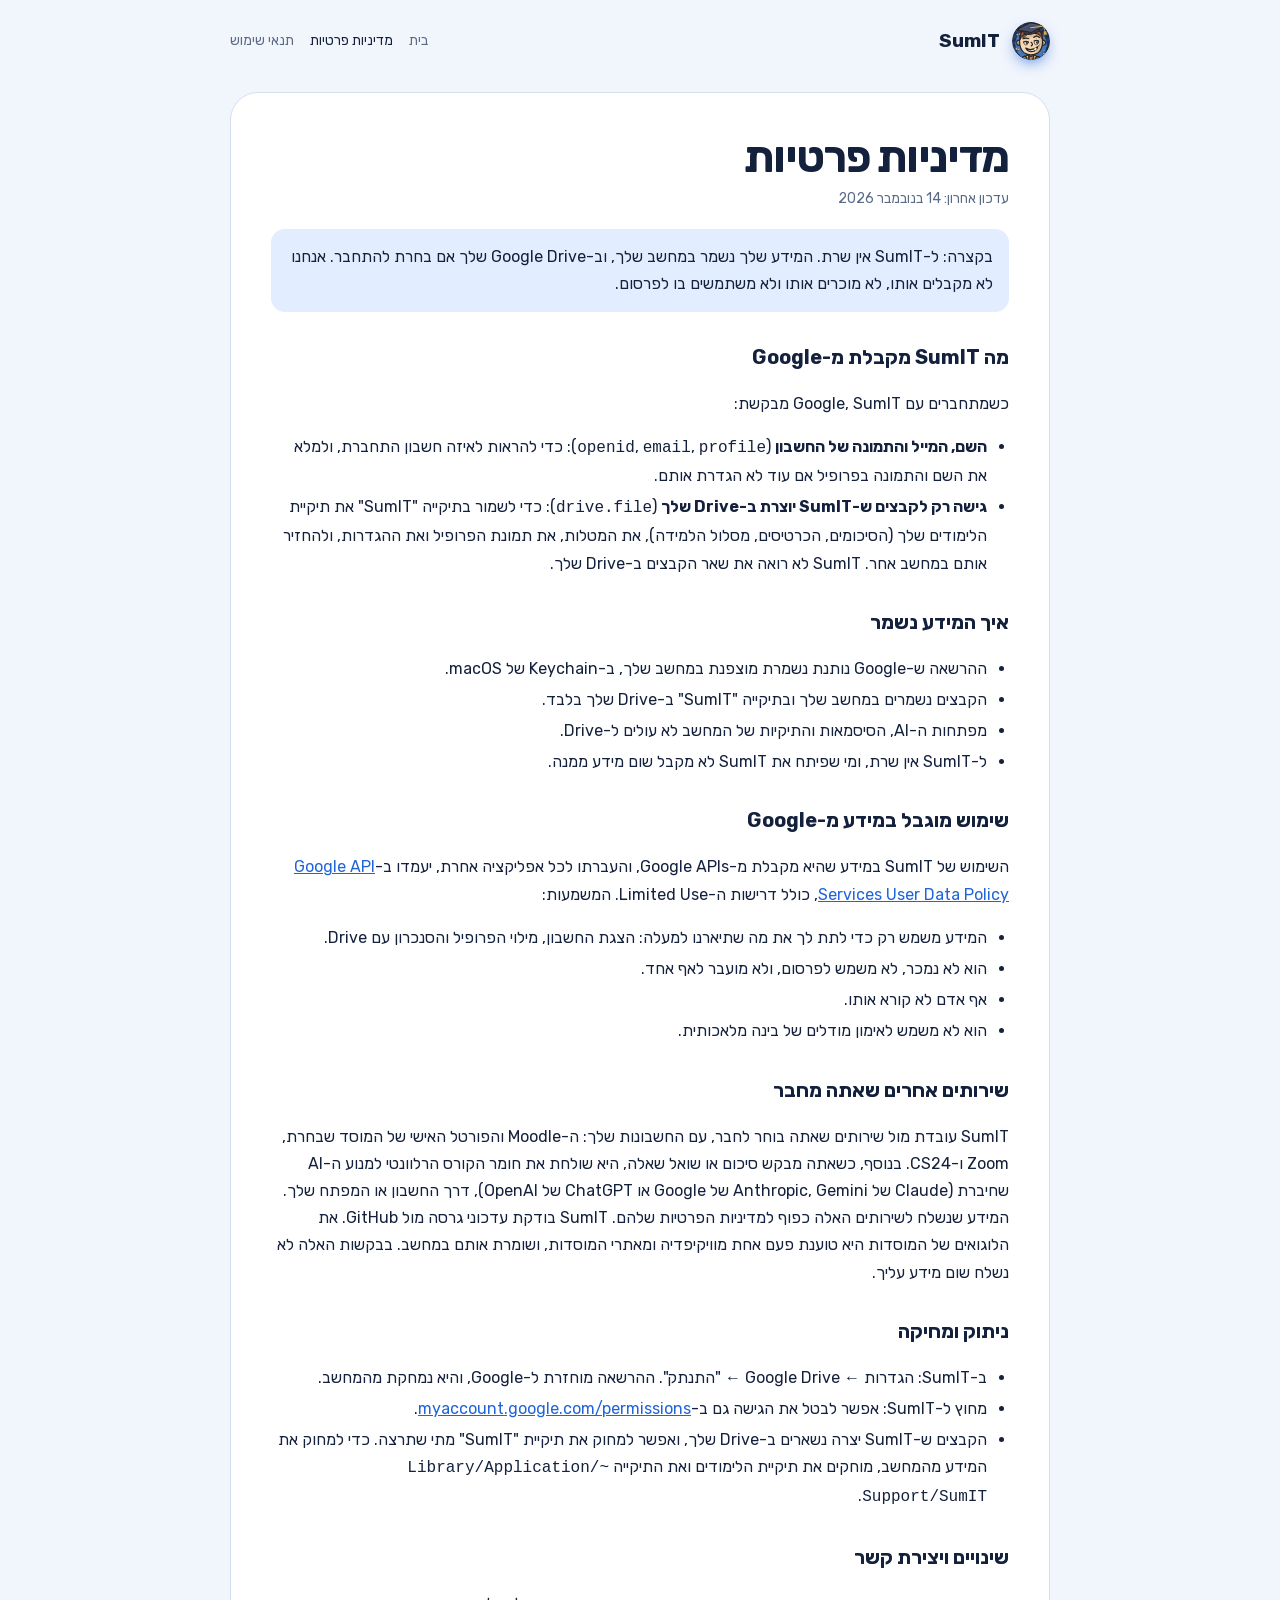
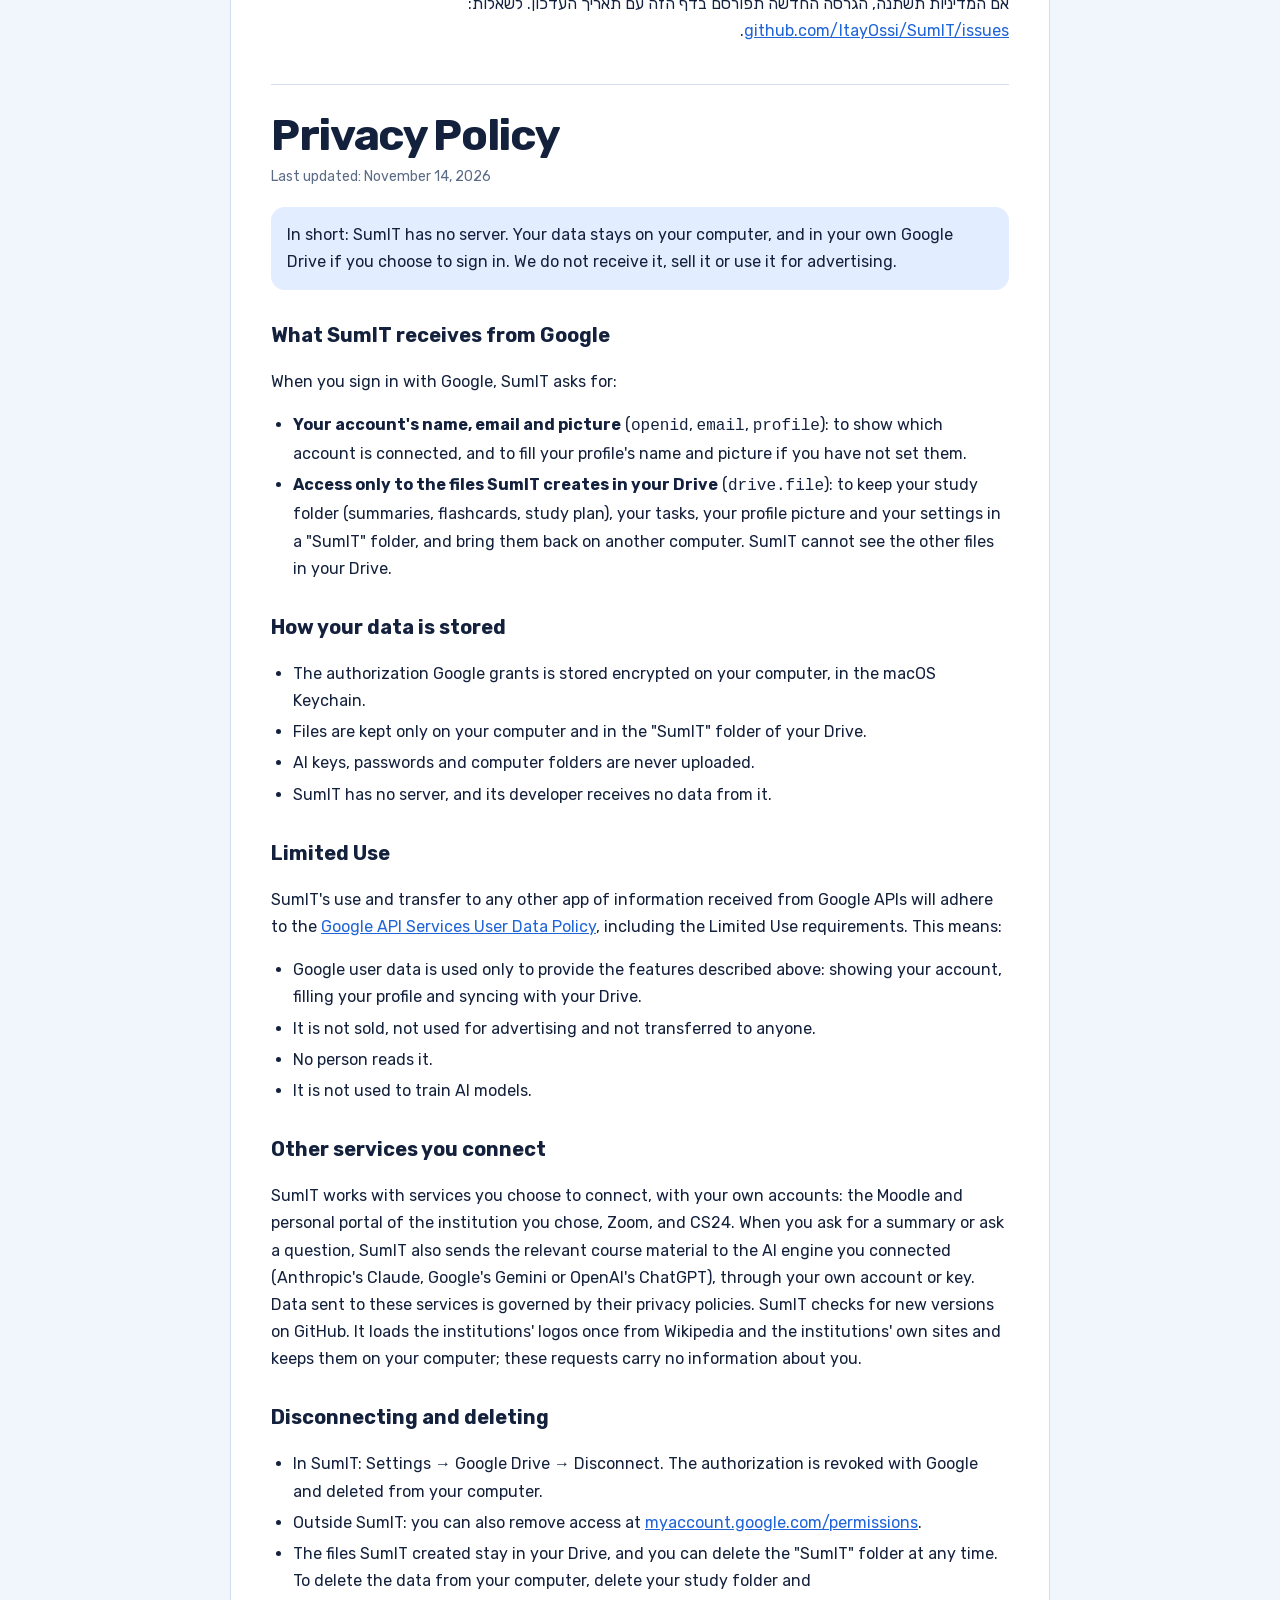
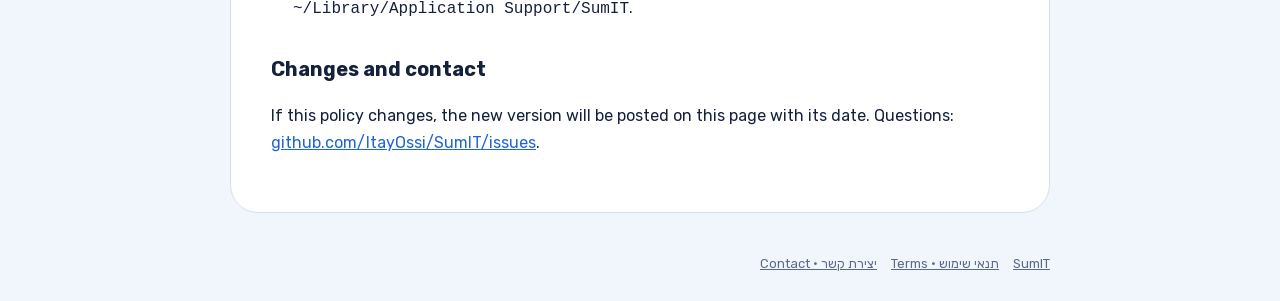
<file: privacy.html>
<!doctype html>
<html lang="he" dir="rtl">
<head>
<meta charset="utf-8">
<meta name="viewport" content="width=device-width, initial-scale=1">
<meta name="robots" content="noindex, nofollow">
<title>מדיניות פרטיות · SumIT</title>
<link rel="icon" href="sumi/avatar.svg" type="image/svg+xml">
<link rel="apple-touch-icon" href="sumi/icon-256.png">
<link rel="stylesheet" href="site.css">
</head>
<body>
<div class="wrap">
  <header class="top">
    <img class="mark-img" src="sumi/avatar.svg" alt="" width="38" height="38"><b>SumIT</b>
    <nav><a href="./">בית</a><a href="privacy.html" aria-current="page">מדיניות פרטיות</a><a href="terms.html">תנאי שימוש</a></nav>
  </header>

  <article class="doc">
    <h1>מדיניות פרטיות</h1>
    <p class="meta">עדכון אחרון: 14 בנובמבר 2026</p>
    <p class="note">בקצרה: ל-SumIT אין שרת. המידע שלך נשמר במחשב שלך, וב-Google Drive שלך אם בחרת להתחבר. אנחנו לא מקבלים אותו, לא מוכרים אותו ולא משתמשים בו לפרסום.</p>

    <h2>מה SumIT מקבלת מ-Google</h2>
    <p>כשמתחברים עם Google, SumIT מבקשת:</p>
    <ul>
      <li><b>השם, המייל והתמונה של החשבון</b> (<code>openid</code>, <code>email</code>, <code>profile</code>): כדי להראות לאיזה חשבון התחברת, ולמלא את השם והתמונה בפרופיל אם עוד לא הגדרת אותם.</li>
      <li><b>גישה רק לקבצים ש-SumIT יוצרת ב-Drive שלך</b> (<code>drive.file</code>): כדי לשמור בתיקייה "SumIT" את תיקיית הלימודים שלך (הסיכומים, הכרטיסים, מסלול הלמידה), את המטלות, את תמונת הפרופיל ואת ההגדרות, ולהחזיר אותם במחשב אחר. SumIT לא רואה את שאר הקבצים ב-Drive שלך.</li>
    </ul>

    <h2>איך המידע נשמר</h2>
    <ul>
      <li>ההרשאה ש-Google נותנת נשמרת מוצפנת במחשב שלך, ב-Keychain של macOS.</li>
      <li>הקבצים נשמרים במחשב שלך ובתיקייה "SumIT" ב-Drive שלך בלבד.</li>
      <li>מפתחות ה-AI, הסיסמאות והתיקיות של המחשב לא עולים ל-Drive.</li>
      <li>ל-SumIT אין שרת, ומי שפיתח את SumIT לא מקבל שום מידע ממנה.</li>
    </ul>

    <h2>שימוש מוגבל במידע מ-Google</h2>
    <p>השימוש של SumIT במידע שהיא מקבלת מ-Google APIs, והעברתו לכל אפליקציה אחרת, יעמדו ב-<a href="https://developers.google.com/terms/api-services-user-data-policy">Google API Services User Data Policy</a>, כולל דרישות ה-Limited Use. המשמעות:</p>
    <ul>
      <li>המידע משמש רק כדי לתת לך את מה שתיארנו למעלה: הצגת החשבון, מילוי הפרופיל והסנכרון עם Drive.</li>
      <li>הוא לא נמכר, לא משמש לפרסום, ולא מועבר לאף אחד.</li>
      <li>אף אדם לא קורא אותו.</li>
      <li>הוא לא משמש לאימון מודלים של בינה מלאכותית.</li>
    </ul>

    <h2>שירותים אחרים שאתה מחבר</h2>
    <p>SumIT עובדת מול שירותים שאתה בוחר לחבר, עם החשבונות שלך: ה-Moodle והפורטל האישי של המוסד שבחרת, Zoom ו-CS24. בנוסף, כשאתה מבקש סיכום או שואל שאלה, היא שולחת את חומר הקורס הרלוונטי למנוע ה-AI שחיברת (Claude של Anthropic, Gemini של Google או ChatGPT של OpenAI), דרך החשבון או המפתח שלך. המידע שנשלח לשירותים האלה כפוף למדיניות הפרטיות שלהם. SumIT בודקת עדכוני גרסה מול GitHub. את הלוגואים של המוסדות היא טוענת פעם אחת מוויקיפדיה ומאתרי המוסדות, ושומרת אותם במחשב. בבקשות האלה לא נשלח שום מידע עליך.</p>

    <h2>ניתוק ומחיקה</h2>
    <ul>
      <li>ב-SumIT: הגדרות ← Google Drive ← "התנתק". ההרשאה מוחזרת ל-Google, והיא נמחקת מהמחשב.</li>
      <li>מחוץ ל-SumIT: אפשר לבטל את הגישה גם ב-<a href="https://myaccount.google.com/permissions">myaccount.google.com/permissions</a>.</li>
      <li>הקבצים ש-SumIT יצרה נשארים ב-Drive שלך, ואפשר למחוק את תיקיית "SumIT" מתי שתרצה. כדי למחוק את המידע מהמחשב, מוחקים את תיקיית הלימודים ואת התיקייה <code>~/Library/Application Support/SumIT</code>.</li>
    </ul>

    <h2>שינויים ויצירת קשר</h2>
    <p>אם המדיניות תשתנה, הגרסה החדשה תפורסם בדף הזה עם תאריך העדכון. לשאלות: <a href="https://github.com/ItayOssi/SumIT/issues">github.com/ItayOssi/SumIT/issues</a>.</p>

    <div class="en en-sep" lang="en" id="en">
      <h1>Privacy Policy</h1>
      <p class="meta">Last updated: November 14, 2026</p>
      <p class="note">In short: SumIT has no server. Your data stays on your computer, and in your own Google Drive if you choose to sign in. We do not receive it, sell it or use it for advertising.</p>

      <h2>What SumIT receives from Google</h2>
      <p>When you sign in with Google, SumIT asks for:</p>
      <ul>
        <li><b>Your account's name, email and picture</b> (<code>openid</code>, <code>email</code>, <code>profile</code>): to show which account is connected, and to fill your profile's name and picture if you have not set them.</li>
        <li><b>Access only to the files SumIT creates in your Drive</b> (<code>drive.file</code>): to keep your study folder (summaries, flashcards, study plan), your tasks, your profile picture and your settings in a "SumIT" folder, and bring them back on another computer. SumIT cannot see the other files in your Drive.</li>
      </ul>

      <h2>How your data is stored</h2>
      <ul>
        <li>The authorization Google grants is stored encrypted on your computer, in the macOS Keychain.</li>
        <li>Files are kept only on your computer and in the "SumIT" folder of your Drive.</li>
        <li>AI keys, passwords and computer folders are never uploaded.</li>
        <li>SumIT has no server, and its developer receives no data from it.</li>
      </ul>

      <h2>Limited Use</h2>
      <p>SumIT's use and transfer to any other app of information received from Google APIs will adhere to the <a href="https://developers.google.com/terms/api-services-user-data-policy">Google API Services User Data Policy</a>, including the Limited Use requirements. This means:</p>
      <ul>
        <li>Google user data is used only to provide the features described above: showing your account, filling your profile and syncing with your Drive.</li>
        <li>It is not sold, not used for advertising and not transferred to anyone.</li>
        <li>No person reads it.</li>
        <li>It is not used to train AI models.</li>
      </ul>

      <h2>Other services you connect</h2>
      <p>SumIT works with services you choose to connect, with your own accounts: the Moodle and personal portal of the institution you chose, Zoom, and CS24. When you ask for a summary or ask a question, SumIT also sends the relevant course material to the AI engine you connected (Anthropic's Claude, Google's Gemini or OpenAI's ChatGPT), through your own account or key. Data sent to these services is governed by their privacy policies. SumIT checks for new versions on GitHub. It loads the institutions' logos once from Wikipedia and the institutions' own sites and keeps them on your computer; these requests carry no information about you.</p>

      <h2>Disconnecting and deleting</h2>
      <ul>
        <li>In SumIT: Settings → Google Drive → Disconnect. The authorization is revoked with Google and deleted from your computer.</li>
        <li>Outside SumIT: you can also remove access at <a href="https://myaccount.google.com/permissions">myaccount.google.com/permissions</a>.</li>
        <li>The files SumIT created stay in your Drive, and you can delete the "SumIT" folder at any time. To delete the data from your computer, delete your study folder and <code>~/Library/Application Support/SumIT</code>.</li>
      </ul>

      <h2>Changes and contact</h2>
      <p>If this policy changes, the new version will be posted on this page with its date. Questions: <a href="https://github.com/ItayOssi/SumIT/issues">github.com/ItayOssi/SumIT/issues</a>.</p>
    </div>
  </article>

  <footer><a href="./">SumIT</a><a href="terms.html">תנאי שימוש · Terms</a><a href="https://github.com/ItayOssi/SumIT/issues">יצירת קשר · Contact</a></footer>
</div>
</body>
</html>
</file>
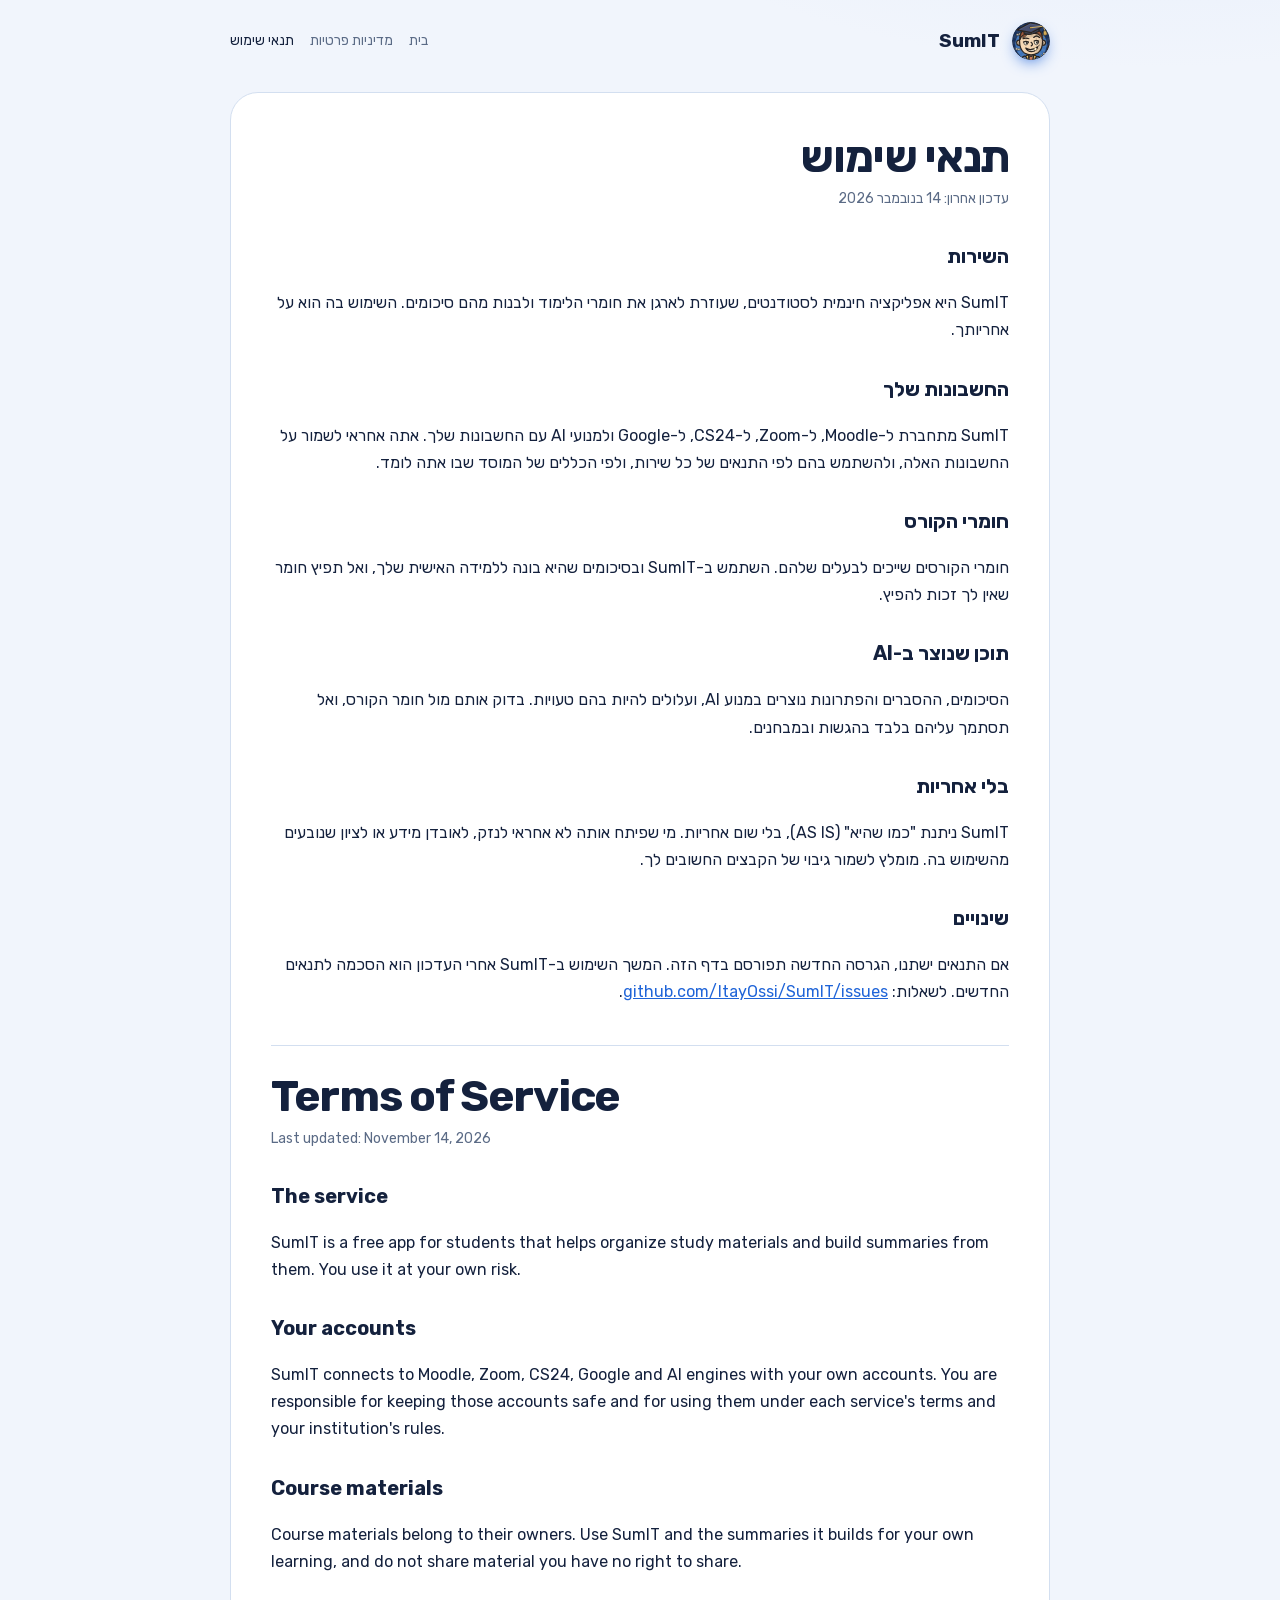
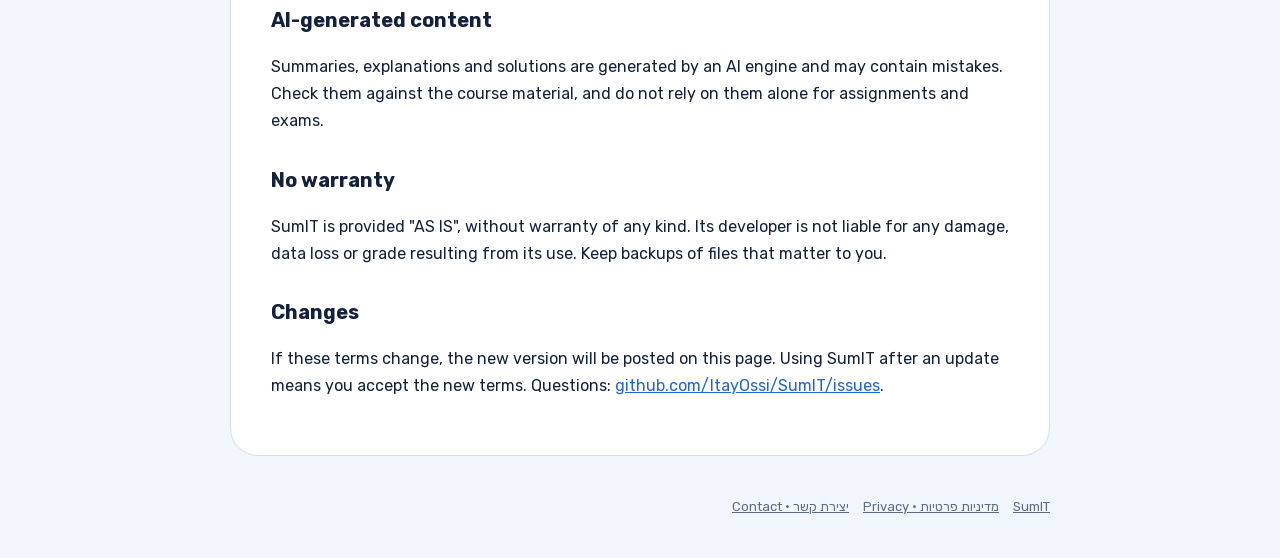
<file: terms.html>
<!doctype html>
<html lang="he" dir="rtl">
<head>
<meta charset="utf-8">
<meta name="viewport" content="width=device-width, initial-scale=1">
<meta name="robots" content="noindex, nofollow">
<title>תנאי שימוש · SumIT</title>
<link rel="icon" href="sumi/avatar.svg" type="image/svg+xml">
<link rel="apple-touch-icon" href="sumi/icon-256.png">
<link rel="stylesheet" href="site.css">
</head>
<body>
<div class="wrap">
  <header class="top">
    <img class="mark-img" src="sumi/avatar.svg" alt="" width="38" height="38"><b>SumIT</b>
    <nav><a href="./">בית</a><a href="privacy.html">מדיניות פרטיות</a><a href="terms.html" aria-current="page">תנאי שימוש</a></nav>
  </header>

  <article class="doc">
    <h1>תנאי שימוש</h1>
    <p class="meta">עדכון אחרון: 14 בנובמבר 2026</p>

    <h2>השירות</h2>
    <p>SumIT היא אפליקציה חינמית לסטודנטים, שעוזרת לארגן את חומרי הלימוד ולבנות מהם סיכומים. השימוש בה הוא על אחריותך.</p>

    <h2>החשבונות שלך</h2>
    <p>SumIT מתחברת ל-Moodle, ל-Zoom, ל-CS24, ל-Google ולמנועי AI עם החשבונות שלך. אתה אחראי לשמור על החשבונות האלה, ולהשתמש בהם לפי התנאים של כל שירות, ולפי הכללים של המוסד שבו אתה לומד.</p>

    <h2>חומרי הקורס</h2>
    <p>חומרי הקורסים שייכים לבעלים שלהם. השתמש ב-SumIT ובסיכומים שהיא בונה ללמידה האישית שלך, ואל תפיץ חומר שאין לך זכות להפיץ.</p>

    <h2>תוכן שנוצר ב-AI</h2>
    <p>הסיכומים, ההסברים והפתרונות נוצרים במנוע AI, ועלולים להיות בהם טעויות. בדוק אותם מול חומר הקורס, ואל תסתמך עליהם בלבד בהגשות ובמבחנים.</p>

    <h2>בלי אחריות</h2>
    <p>SumIT ניתנת "כמו שהיא" (AS IS), בלי שום אחריות. מי שפיתח אותה לא אחראי לנזק, לאובדן מידע או לציון שנובעים מהשימוש בה. מומלץ לשמור גיבוי של הקבצים החשובים לך.</p>

    <h2>שינויים</h2>
    <p>אם התנאים ישתנו, הגרסה החדשה תפורסם בדף הזה. המשך השימוש ב-SumIT אחרי העדכון הוא הסכמה לתנאים החדשים. לשאלות: <a href="https://github.com/ItayOssi/SumIT/issues">github.com/ItayOssi/SumIT/issues</a>.</p>

    <div class="en en-sep" lang="en" id="en">
      <h1>Terms of Service</h1>
      <p class="meta">Last updated: November 14, 2026</p>

      <h2>The service</h2>
      <p>SumIT is a free app for students that helps organize study materials and build summaries from them. You use it at your own risk.</p>

      <h2>Your accounts</h2>
      <p>SumIT connects to Moodle, Zoom, CS24, Google and AI engines with your own accounts. You are responsible for keeping those accounts safe and for using them under each service's terms and your institution's rules.</p>

      <h2>Course materials</h2>
      <p>Course materials belong to their owners. Use SumIT and the summaries it builds for your own learning, and do not share material you have no right to share.</p>

      <h2>AI-generated content</h2>
      <p>Summaries, explanations and solutions are generated by an AI engine and may contain mistakes. Check them against the course material, and do not rely on them alone for assignments and exams.</p>

      <h2>No warranty</h2>
      <p>SumIT is provided "AS IS", without warranty of any kind. Its developer is not liable for any damage, data loss or grade resulting from its use. Keep backups of files that matter to you.</p>

      <h2>Changes</h2>
      <p>If these terms change, the new version will be posted on this page. Using SumIT after an update means you accept the new terms. Questions: <a href="https://github.com/ItayOssi/SumIT/issues">github.com/ItayOssi/SumIT/issues</a>.</p>
    </div>
  </article>

  <footer><a href="./">SumIT</a><a href="privacy.html">מדיניות פרטיות · Privacy</a><a href="https://github.com/ItayOssi/SumIT/issues">יצירת קשר · Contact</a></footer>
</div>
</body>
</html>
</file>
<file: site.css>
/* SumIT 2.0: the fonts of the app, kept on the site (no Google Fonts): Rubik for everything, Heebo where the app
   uses it. SIL Open Font License, in fonts/<font>/OFL.txt. */
@font-face { font-family: "Rubik"; font-weight: 300 900; font-display: swap; src: url("fonts/rubik/rubik-hebrew.woff2") format("woff2"); unicode-range: U+0307-0308, U+0590-05FF, U+200C-2010, U+20AA, U+25CC, U+FB1D-FB4F; }
@font-face { font-family: "Rubik"; font-weight: 300 900; font-display: swap; src: url("fonts/rubik/rubik-latin.woff2") format("woff2"); unicode-range: U+0000-00FF, U+0131, U+0152-0153, U+02BB-02BC, U+02C6, U+02DA, U+02DC, U+0304, U+0308, U+0329, U+2000-206F, U+20AC, U+2122, U+2191, U+2193, U+2212, U+2215, U+FEFF, U+FFFD; }
@font-face { font-family: "Heebo"; font-weight: 100 900; font-display: swap; src: url("fonts/heebo/heebo-hebrew.woff2") format("woff2"); unicode-range: U+0307-0308, U+0590-05FF, U+200C-2010, U+20AA, U+25CC, U+FB1D-FB4F; }
@font-face { font-family: "Heebo"; font-weight: 100 900; font-display: swap; src: url("fonts/heebo/heebo-latin.woff2") format("woff2"); unicode-range: U+0000-00FF, U+0131, U+0152-0153, U+02BB-02BC, U+02C6, U+02DA, U+02DC, U+0304, U+0308, U+0329, U+2000-206F, U+20AC, U+2122, U+2191, U+2193, U+2212, U+2215, U+FEFF, U+FFFD; }
:root {
  --bg: #f1f5fc; --bg-2: #dfe9fb; --card: #ffffff; --text: #14213d; --muted: #5b6b86; --line: #d3dff0;
  --accent: #1f64d8; --accent-2: #2f8fe8; --accent-soft: #e2edff;
  color-scheme: light dark;
}
@media (prefers-color-scheme: dark) {
  :root { --bg: #0a1830; --bg-2: #13305e; --card: #11274c; --text: #eaf1ff; --muted: #9fb1d0; --line: #24467c; --accent: #4d8cf0; --accent-2: #6aa7f5; --accent-soft: #183462; }
}
* { box-sizing: border-box; }
html { -webkit-text-size-adjust: 100%; }
body {
  margin: 0; color: var(--text); font: 16px/1.7 "Rubik", "Heebo", -apple-system, BlinkMacSystemFont, "SF Hebrew", "Segoe UI", Arial, sans-serif; -webkit-font-smoothing: antialiased;
  background: radial-gradient(1000px 560px at 90% -15%, var(--bg-2), transparent 70%), var(--bg);
}
a { color: var(--accent); }
.wrap { max-width: 860px; margin: 0 auto; padding: 0 20px; }
header.top { display: flex; align-items: center; gap: 12px; padding: 22px 0; }
.mark { width: 38px; height: 38px; border-radius: 11px; display: grid; place-items: center; color: #fff; font-weight: 800; font-size: 19px;
  background: linear-gradient(135deg, var(--accent), var(--accent-2)); box-shadow: 0 6px 16px -6px var(--accent); }
.top b { font-size: 19px; }
.top nav { margin-inline-start: auto; display: flex; gap: 16px; flex-wrap: wrap; font-size: 14px; }
.top nav a { color: var(--muted); text-decoration: none; }
.top nav a:hover, .top nav a[aria-current] { color: var(--text); }
.hero { padding: 40px 0 26px; }
.hero h1 { font-size: clamp(30px, 5vw, 44px); line-height: 1.2; margin: 0 0 14px; }
.hero p { font-size: 18px; color: var(--muted); margin: 0 0 24px; max-width: 640px; }
.btn { display: inline-flex; align-items: center; gap: 8px; padding: 12px 20px; border-radius: 12px; background: var(--accent); color: #fff; text-decoration: none; font-weight: 650; }
.btn.ghost { background: var(--accent-soft); color: var(--text); }
.btns { display: flex; gap: 10px; flex-wrap: wrap; }
.grid { display: grid; grid-template-columns: repeat(auto-fit, minmax(230px, 1fr)); gap: 14px; margin: 30px 0; }
.card { background: var(--card); border: 1px solid var(--line); border-radius: 18px; padding: 20px; }
.card h3 { margin: 0 0 6px; font-size: 17px; }
.card p { margin: 0; color: var(--muted); font-size: 15px; }
.doc { background: var(--card); border: 1px solid var(--line); border-radius: 28px; padding: clamp(20px, 4vw, 40px); margin: 10px 0 30px; }
.doc h1 { font-size: clamp(30px, 4.4vw, 44px); line-height: 1.1; margin: 0 0 6px; font-weight: 700; letter-spacing: -.03em; }
.doc h2 { font-size: 20px; margin: 28px 0 8px; }
.doc .meta { color: var(--muted); font-size: 14px; margin: 0 0 18px; }
.doc ul { padding-inline-start: 22px; }
.doc li { margin: 4px 0; }
.note { border-radius: 14px; padding: 14px 16px; background: var(--accent-soft); }
.en { direction: ltr; text-align: left; }
.en-sep { margin: 40px 0 0; padding-top: 26px; border-top: 1px solid var(--line); }
footer { color: var(--muted); font-size: 13px; padding: 10px 0 40px; display: flex; gap: 14px; flex-wrap: wrap; }
footer a { color: var(--muted); }
.mark-img { width: 38px; height: 38px; border-radius: 50%; display: block; box-shadow: 0 6px 16px -6px #1f64d8; }

/* Headings in Rubik, the text in Heebo. */
h1, h2, h3, h4, .top b, .doc h1, .doc h2 { font-family: "Rubik", "Heebo", -apple-system, BlinkMacSystemFont, "SF Hebrew", Arial, sans-serif; }
</file>
